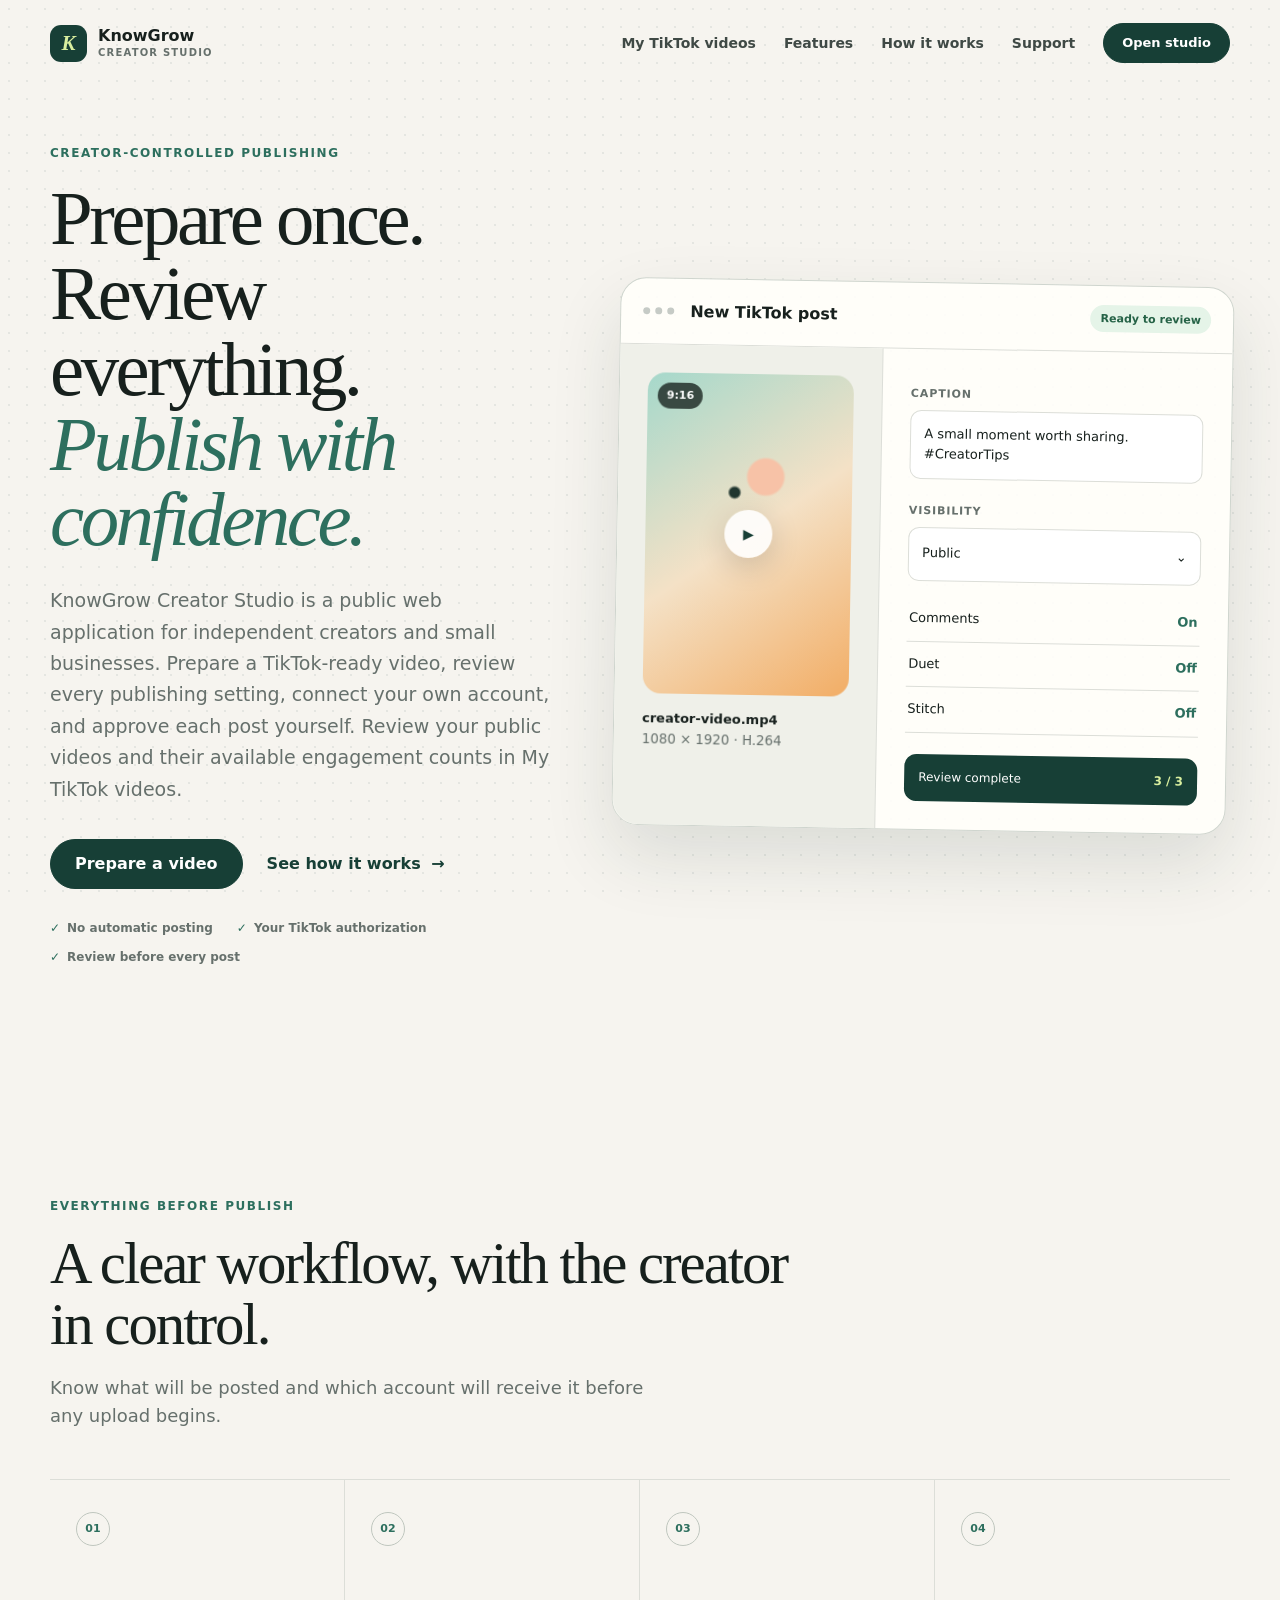
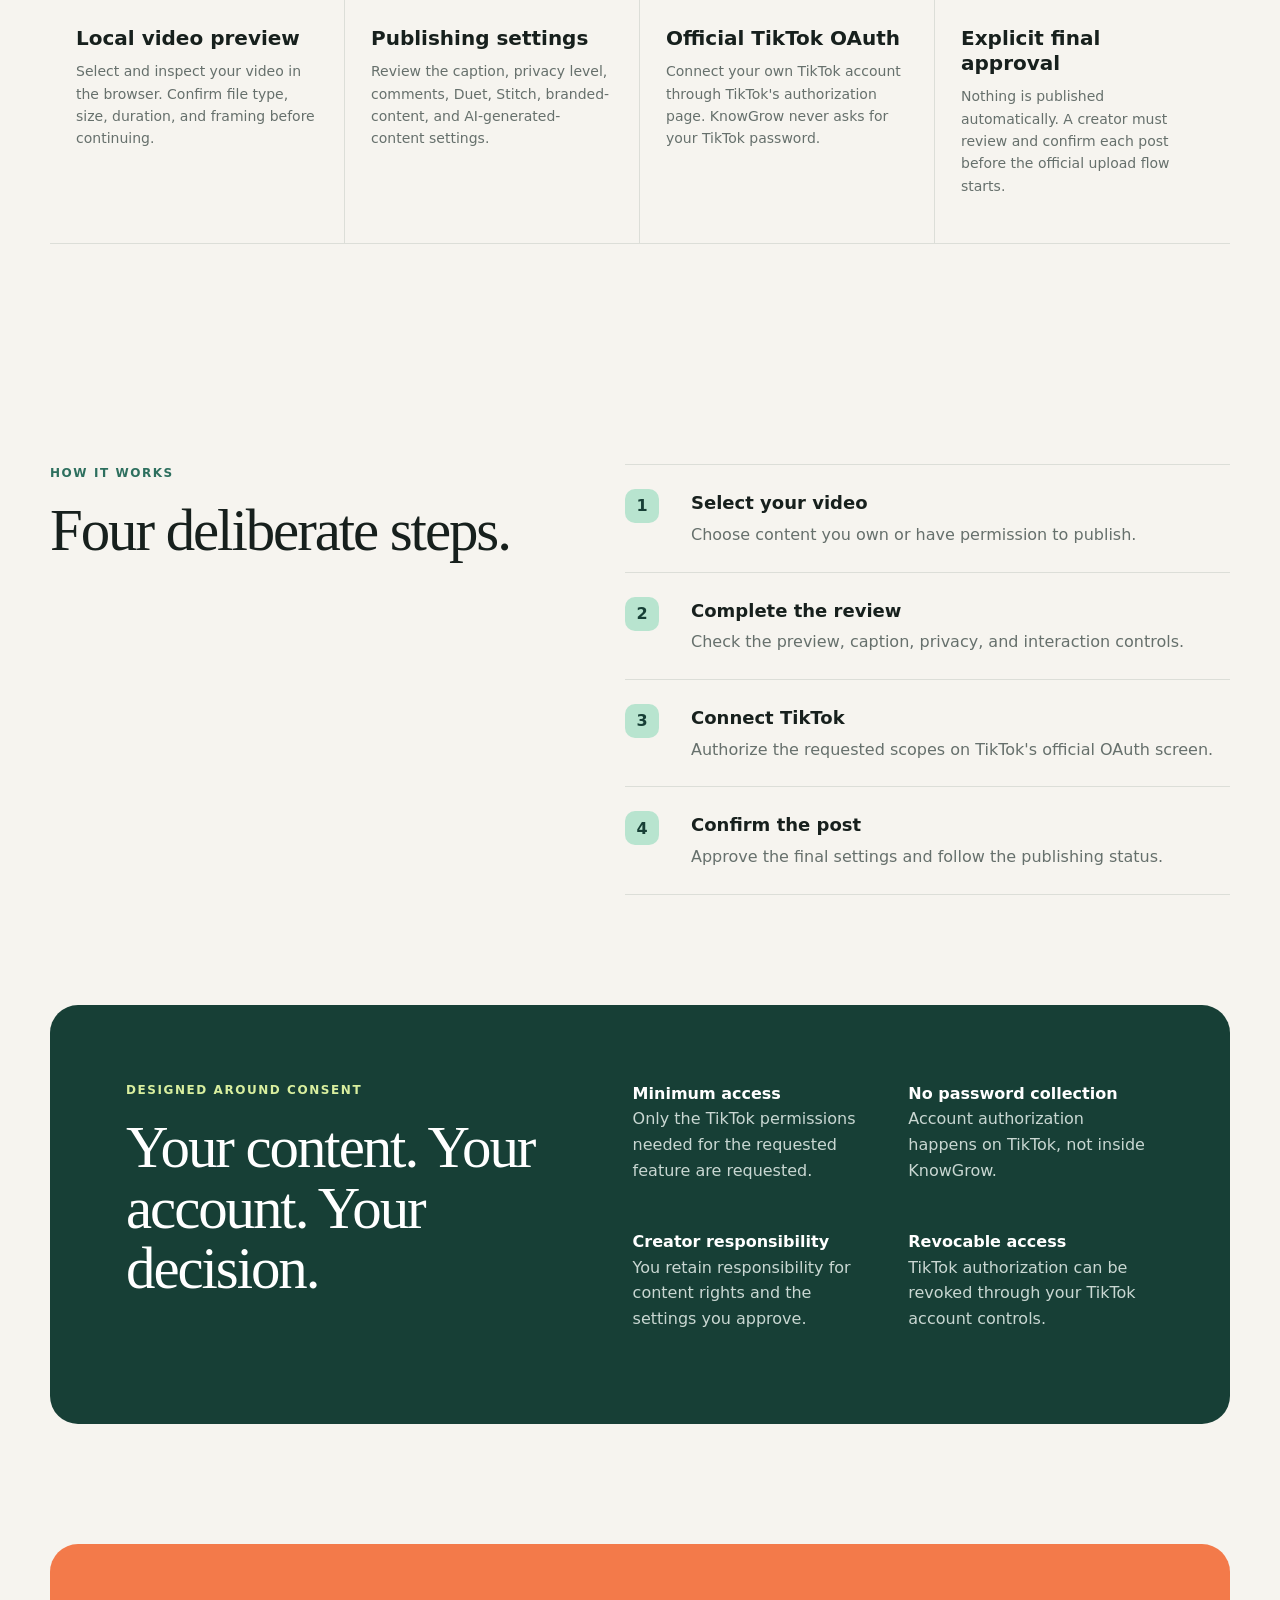
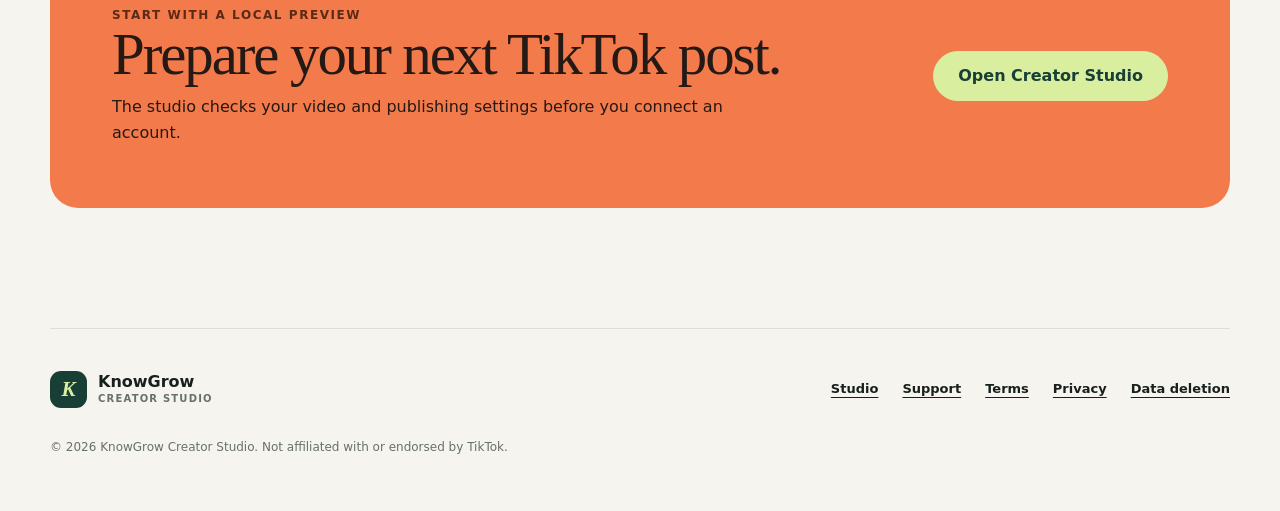
<file: index.html>
<!doctype html>
<html lang="en">
  <head>
    <meta charset="utf-8" />
    <meta name="viewport" content="width=device-width, initial-scale=1" />
    <title>KnowGrow Creator Studio</title>
    <meta
      name="description"
      content="KnowGrow Creator Studio helps independent creators and small businesses prepare, review, and publish videos to their own TikTok accounts with explicit approval."
    />
    <meta name="theme-color" content="#f6f4ef" />
    <link rel="icon" href="./favicon.svg" type="image/svg+xml" />
    <link rel="stylesheet" href="./styles.css" />
  </head>
  <body>
    <header class="site-header">
      <a class="brand" href="./" aria-label="KnowGrow Creator Studio home">
        <span class="brand-mark">K</span>
        <span>KnowGrow <small>Creator Studio</small></span>
      </a>
      <nav class="site-nav" aria-label="Main navigation"><a href="/videos/">My TikTok videos</a>
        <a href="#features">Features</a>
        <a href="#how-it-works">How it works</a>
        <a href="./support/">Support</a>
        <a class="button button-small" href="./app/">Open studio</a>
      </nav>
    </header>

    <main>
      <section class="hero">
        <div class="hero-copy">
          <p class="eyebrow">Creator-controlled publishing</p>
          <h1>Prepare once.<br />Review everything.<br /><em>Publish with confidence.</em></h1>
          <p class="lead">
            KnowGrow Creator Studio is a public web application for independent creators
            and small businesses. Prepare a TikTok-ready video, review every publishing
            setting, connect your own account, and approve each post yourself. Review your public videos and their available engagement counts in My TikTok videos.
          </p>
          <div class="hero-actions">
            <a class="button" href="./app/">Prepare a video</a>
            <a class="text-link" href="#how-it-works">See how it works <span>→</span></a>
          </div>
          <ul class="trust-list" aria-label="Product safeguards">
            <li>No automatic posting</li>
            <li>Your TikTok authorization</li>
            <li>Review before every post</li>
          </ul>
        </div>

        <div class="product-preview" aria-label="KnowGrow workspace preview">
          <div class="preview-header">
            <span class="preview-dots"><i></i><i></i><i></i></span>
            <strong>New TikTok post</strong>
            <span class="ready-pill">Ready to review</span>
          </div>
          <div class="preview-content">
            <div class="video-card">
              <span class="video-ratio">9:16</span>
              <div class="video-art">
                <span class="play-icon">▶</span>
              </div>
              <strong>creator-video.mp4</strong>
              <small>1080 × 1920 · H.264</small>
            </div>
            <div class="settings-card">
              <span class="field-label">Caption</span>
              <p>A small moment worth sharing. #CreatorTips</p>
              <span class="field-label">Visibility</span>
              <div class="select-preview">Public <span>⌄</span></div>
              <div class="setting-row"><span>Comments</span><b>On</b></div>
              <div class="setting-row"><span>Duet</span><b>Off</b></div>
              <div class="setting-row"><span>Stitch</span><b>Off</b></div>
              <div class="review-bar"><span>Review complete</span><strong>3 / 3</strong></div>
            </div>
          </div>
        </div>
      </section>

      <section class="section" id="features">
        <div class="section-heading">
          <p class="eyebrow">Everything before publish</p>
          <h2>A clear workflow, with the creator in control.</h2>
          <p>Know what will be posted and which account will receive it before any upload begins.</p>
        </div>
        <div class="feature-grid">
          <article class="feature-card">
            <span class="feature-number">01</span>
            <h3>Local video preview</h3>
            <p>Select and inspect your video in the browser. Confirm file type, size, duration, and framing before continuing.</p>
          </article>
          <article class="feature-card">
            <span class="feature-number">02</span>
            <h3>Publishing settings</h3>
            <p>Review the caption, privacy level, comments, Duet, Stitch, branded-content, and AI-generated-content settings.</p>
          </article>
          <article class="feature-card">
            <span class="feature-number">03</span>
            <h3>Official TikTok OAuth</h3>
            <p>Connect your own TikTok account through TikTok's authorization page. KnowGrow never asks for your TikTok password.</p>
          </article>
          <article class="feature-card">
            <span class="feature-number">04</span>
            <h3>Explicit final approval</h3>
            <p>Nothing is published automatically. A creator must review and confirm each post before the official upload flow starts.</p>
          </article>
        </div>
      </section>

      <section class="section process-section" id="how-it-works">
        <div class="section-heading compact">
          <p class="eyebrow">How it works</p>
          <h2>Four deliberate steps.</h2>
        </div>
        <ol class="process-list">
          <li><span>1</span><div><strong>Select your video</strong><p>Choose content you own or have permission to publish.</p></div></li>
          <li><span>2</span><div><strong>Complete the review</strong><p>Check the preview, caption, privacy, and interaction controls.</p></div></li>
          <li><span>3</span><div><strong>Connect TikTok</strong><p>Authorize the requested scopes on TikTok's official OAuth screen.</p></div></li>
          <li><span>4</span><div><strong>Confirm the post</strong><p>Approve the final settings and follow the publishing status.</p></div></li>
        </ol>
      </section>

      <section class="section safety-section" id="security">
        <div>
          <p class="eyebrow">Designed around consent</p>
          <h2>Your content. Your account. Your decision.</h2>
        </div>
        <div class="safety-grid">
          <p><strong>Minimum access</strong><br />Only the TikTok permissions needed for the requested feature are requested.</p>
          <p><strong>No password collection</strong><br />Account authorization happens on TikTok, not inside KnowGrow.</p>
          <p><strong>Creator responsibility</strong><br />You retain responsibility for content rights and the settings you approve.</p>
          <p><strong>Revocable access</strong><br />TikTok authorization can be revoked through your TikTok account controls.</p>
        </div>
      </section>

      <section class="cta-section">
        <div>
          <p class="eyebrow">Start with a local preview</p>
          <h2>Prepare your next TikTok post.</h2>
          <p>The studio checks your video and publishing settings before you connect an account.</p>
        </div>
        <a class="button button-light" href="./app/">Open Creator Studio</a>
      </section>
    </main>

    <footer class="site-footer">
      <div class="brand footer-brand"><span class="brand-mark">K</span><span>KnowGrow <small>Creator Studio</small></span></div>
      <div class="footer-links">
        <a href="./app/">Studio</a>
        <a href="./support/">Support</a>
        <a href="./terms/">Terms</a>
        <a href="./privacy/">Privacy</a>
        <a href="./data-deletion/">Data deletion</a>
      </div>
      <p>© 2026 KnowGrow Creator Studio. Not affiliated with or endorsed by TikTok.</p>
    </footer>
  </body>
</html>
</file>
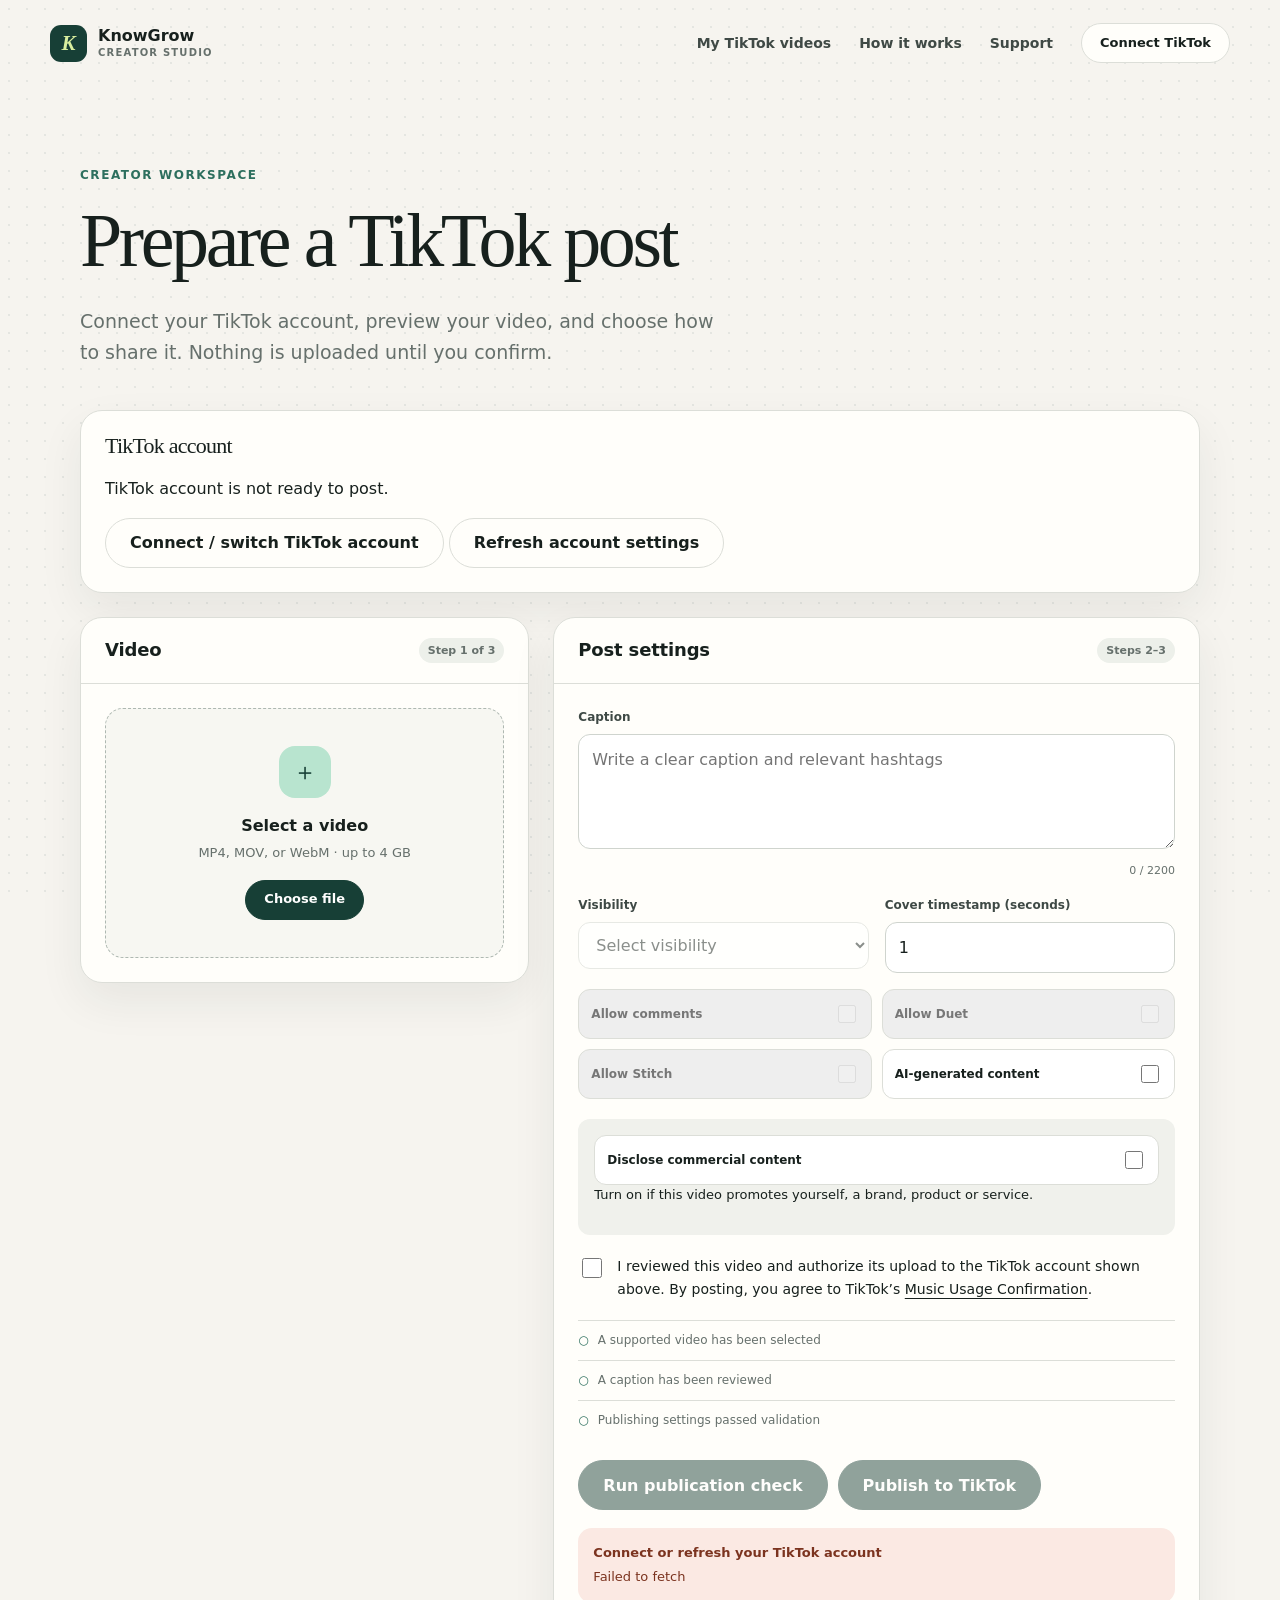
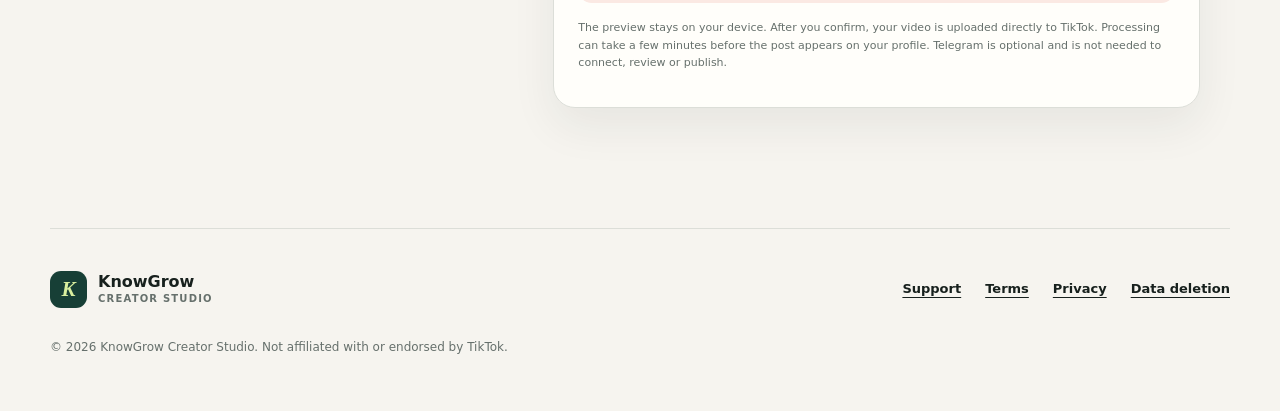
<file: app/index.html>
<!doctype html>
<html lang="en">
  <head>
    <meta charset="utf-8" />
    <meta name="viewport" content="width=device-width, initial-scale=1" />
    <title>KnowGrow Creator Studio</title>
    <meta name="description" content="Prepare, validate, and review a TikTok video before connecting your account and publishing." />
    <meta name="theme-color" content="#f6f4ef" />
    <link rel="icon" href="../favicon.svg" type="image/svg+xml" />
    <link rel="stylesheet" href="../styles.css" />
  </head>
  <body class="page-shell">
    <header class="site-header">
      <a class="brand" href="../"><span class="brand-mark">K</span><span>KnowGrow <small>Creator Studio</small></span></a>
      <nav class="site-nav" aria-label="Studio navigation"><a href="/videos/">My TikTok videos</a>
        <a href="../#how-it-works">How it works</a>
        <a href="../support/">Support</a>
        <a class="button button-small button-secondary" href="https://tiktok-content-api.onrender.com/tiktok/oauth/start" rel="external">Connect TikTok</a>
      </nav>
    </header>

    <main class="page page-wide">
      <p class="eyebrow">Creator workspace</p>
      <h1>Prepare a TikTok post</h1>
      <p class="lead">Connect your TikTok account, preview your video, and choose how to share it. Nothing is uploaded until you confirm.</p>
      <noscript><p class="noscript">JavaScript is required to preview and validate a local video.</p></noscript>

      <section class="panel account-panel" aria-labelledby="accountTitle"><div class="panel-body">
        <h2 id="accountTitle">TikTok account</h2><p id="creatorIdentity">Connect TikTok to load your account and available publishing settings.</p>
        <p id="creatorLimits"></p>
        <a class="button button-secondary" id="connectButton" href="https://tiktok-content-api.onrender.com/tiktok/oauth/start">Connect / switch TikTok account</a>
        <button class="button button-secondary" id="creatorButton" type="button">Refresh account settings</button>
      </div></section>
      <div class="studio-layout">
        <section class="panel" aria-labelledby="video-panel-title">
          <div class="panel-header">
            <h2 id="video-panel-title">Video</h2>
            <span class="step-pill">Step 1 of 3</span>
          </div>
          <div class="panel-body">
            <label class="drop-zone" id="dropZone" for="videoFile">
              <input id="videoFile" type="file" accept="video/mp4,video/quicktime,video/webm" />
              <span>
                <span class="upload-icon">＋</span>
                <strong>Select a video</strong>
                <p>MP4, MOV, or WebM · up to 4 GB</p>
                <span class="button button-small">Choose file</span>
              </span>
            </label>

            <div class="file-summary" id="fileSummary">
              <video class="video-preview" id="videoPreview" controls playsinline></video>
              <div class="file-meta">
                <div class="meta-item"><span>File</span><strong id="fileName">—</strong></div>
                <div class="meta-item"><span>Size</span><strong id="fileSize">—</strong></div>
                <div class="meta-item"><span>Duration</span><strong id="fileDuration">—</strong></div>
                <div class="meta-item"><span>Frame</span><strong id="fileFrame">—</strong></div>
              </div>
              <div class="action-stack">
                <button class="button button-small button-secondary" id="replaceVideo" type="button">Replace video</button>
              </div>
            </div>
          </div>
        </section>

        <section class="panel" aria-labelledby="settings-panel-title">
          <div class="panel-header">
            <h2 id="settings-panel-title">Post settings</h2>
            <span class="step-pill">Steps 2–3</span>
          </div>
          <div class="panel-body">
            <form id="postForm">
              <div class="form-grid">
                <label class="field field-full">
                  <span>Caption</span>
                  <textarea id="caption" maxlength="2200" required placeholder="Write a clear caption and relevant hashtags"></textarea>
                  <div class="character-count"><span id="captionCount">0</span> / 2200</div>
                </label>
                <label class="field">
                  <span>Visibility</span>
                  <select id="privacyLevel" required disabled><option value="">Select visibility</option></select>
                </label>
                <label class="field">
                  <span>Cover timestamp (seconds)</span>
                  <input id="coverTimestamp" type="number" min="0" step="0.1" value="1" />
                </label>

                <div class="toggle-grid">
                  <label class="toggle-card"><span>Allow comments</span><input id="allowComment" type="checkbox" /></label>
                  <label class="toggle-card"><span>Allow Duet</span><input id="allowDuet" type="checkbox" /></label>
                  <label class="toggle-card"><span>Allow Stitch</span><input id="allowStitch" type="checkbox" /></label>
                  <label class="toggle-card"><span>AI-generated content</span><input id="isAigc" type="checkbox" /></label>
                </div>
              </div>

              <div class="disclosure-panel">
                <label class="toggle-card"><span>Disclose commercial content</span><input id="commercial" type="checkbox" /></label>
                <p>Turn on if this video promotes yourself, a brand, product or service.</p>
                <div id="brandOptions" hidden>
                  <label class="toggle-card"><span>Your brand — your own business</span><input id="ownBrand" type="checkbox" /></label>
                  <label class="toggle-card"><span>Branded content — another brand or third party</span><input id="branded" type="checkbox" /></label>
                  <p id="brandHint" role="status"></p><p id="brandLabel" role="status"></p>
                </div>
              </div>
              <label class="toggle-card"><span>Send to TikTok Inbox to finish editing and posting in TikTok</span><input id="draftMode" type="checkbox" /></label>
              <p id="draftNotice" hidden>Only the video is uploaded. Choose the final caption, visibility and disclosure in TikTok. An Inbox delivery is not a published post.</p>
              <label class="consent-row"><input id="consent" type="checkbox" />
                <span>I reviewed this video and authorize its upload to the TikTok account shown above. <span id="policyDeclaration"></span></span>
              </label>
              <ul class="checklist" aria-label="Publication checklist">
                <li id="checkVideo">A supported video has been selected</li>
                <li id="checkCaption">A caption has been reviewed</li>
                <li id="checkValidation">Publishing settings passed validation</li>
              </ul>

              <div class="action-stack">
                <button class="button" id="validateButton" type="submit" disabled>Run publication check</button>
                <button class="button" id="publishButton" type="button" disabled>Publish to TikTok</button>
                <button class="button button-secondary" id="refreshStatus" type="button" hidden>Refresh posting status</button>
                <button class="button button-secondary" id="newPost" type="button" hidden>Prepare another post</button>
              </div>
              <div class="status-box" id="statusBox" role="status" aria-live="polite">
                <strong>Waiting for a video</strong>
                Select a video to begin the review.
              </div>
              <p class="privacy-note">The preview stays on your device. After you confirm, your video is uploaded directly to TikTok. Processing can take a few minutes before the post appears on your profile. Telegram is optional and is not needed to connect, review or publish.</p>
            </form>
          </div>
        </section>
      </div>
    </main>

    <footer class="site-footer">
      <div class="brand footer-brand"><span class="brand-mark">K</span><span>KnowGrow <small>Creator Studio</small></span></div>
      <div class="footer-links"><a href="../support/">Support</a><a href="../terms/">Terms</a><a href="../privacy/">Privacy</a><a href="../data-deletion/">Data deletion</a></div>
      <p>© 2026 KnowGrow Creator Studio. Not affiliated with or endorsed by TikTok.</p>
    </footer>
    <script src="./studio.js" defer></script>
  </body>
</html>
</file>
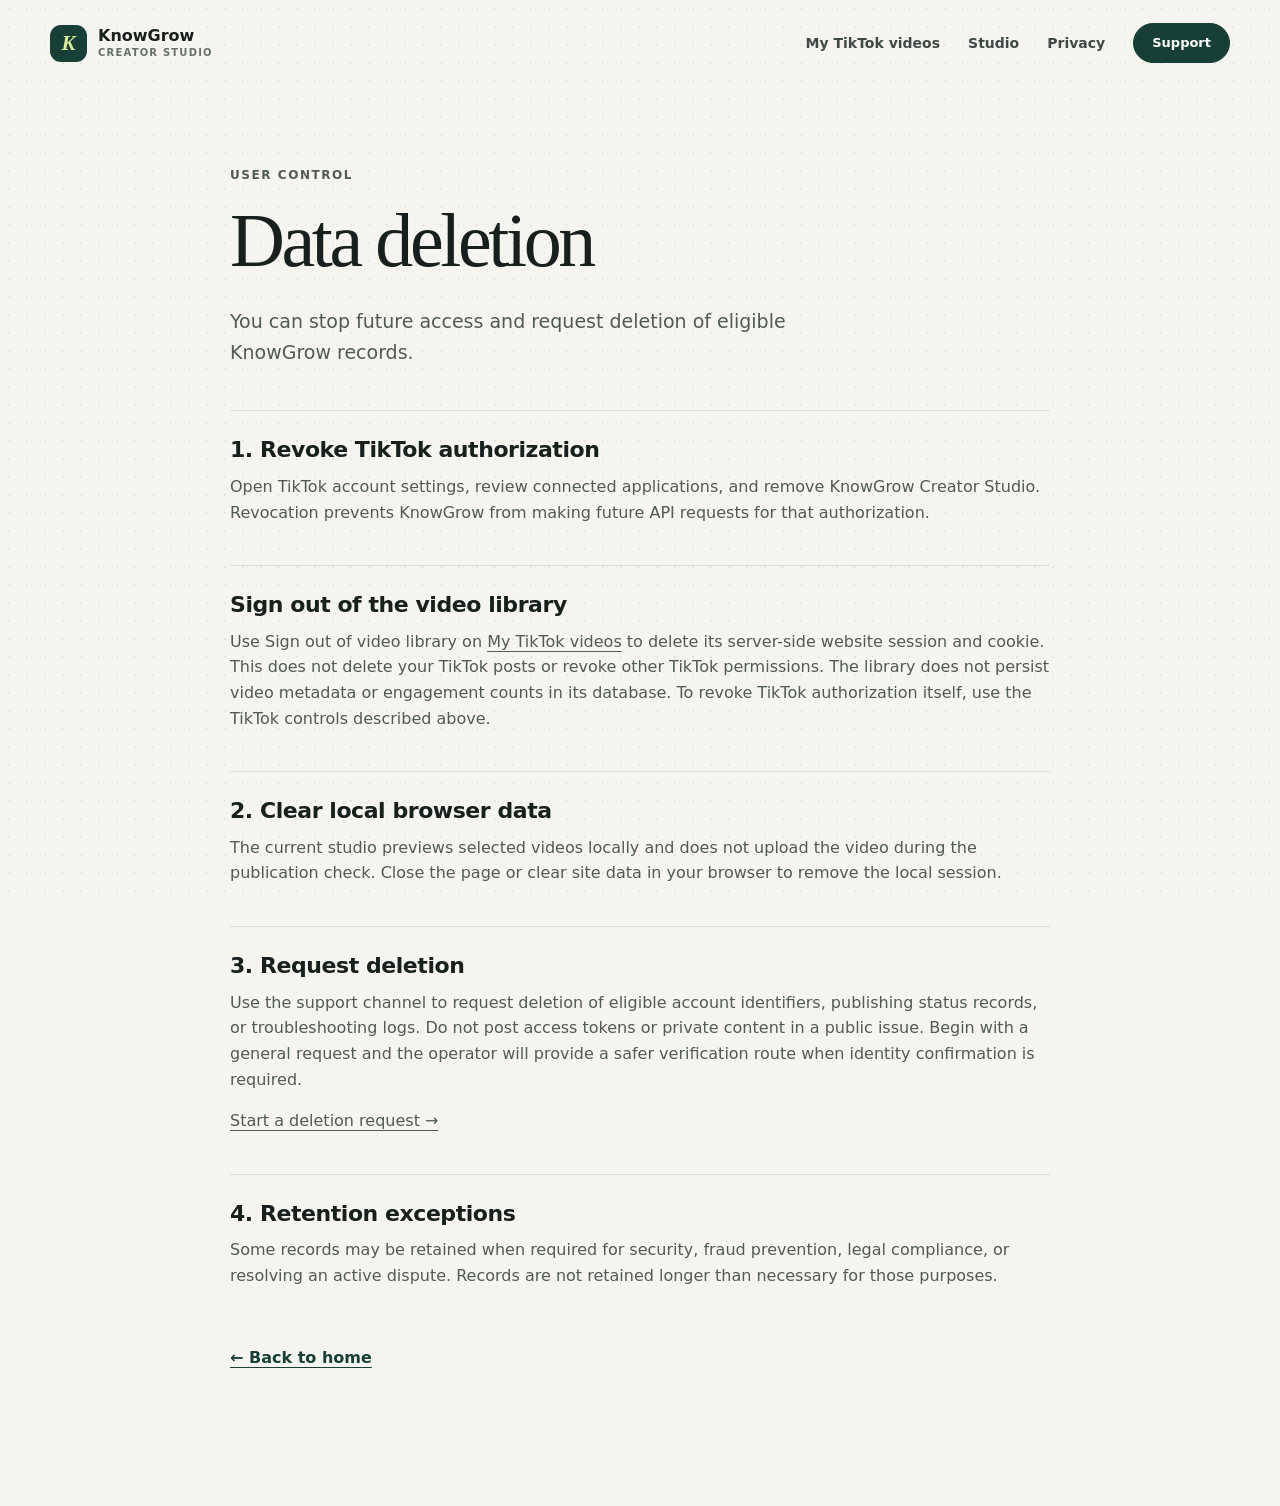
<file: data-deletion/index.html>
<!doctype html>
<html lang="en">
  <head>
    <meta charset="utf-8" />
    <meta name="viewport" content="width=device-width, initial-scale=1" />
    <title>KnowGrow Creator Studio</title>
    <meta name="description" content="Instructions for revoking TikTok authorization and requesting deletion of KnowGrow data." />
    <link rel="icon" href="../favicon.svg" type="image/svg+xml" />
    <link rel="stylesheet" href="../styles.css" />
  </head>
  <body class="page-shell">
    <header class="site-header">
      <a class="brand" href="../"><span class="brand-mark">K</span><span>KnowGrow <small>Creator Studio</small></span></a>
      <nav class="site-nav"><a href="/videos/">My TikTok videos</a><a href="../app/">Studio</a><a href="../privacy/">Privacy</a><a class="button button-small" href="../support/">Support</a></nav>
    </header>
    <main class="page legal">
      <p class="eyebrow">User control</p>
      <h1>Data deletion</h1>
      <p class="lead">You can stop future access and request deletion of eligible KnowGrow records.</p>
      <section><h2>1. Revoke TikTok authorization</h2><p>Open TikTok account settings, review connected applications, and remove KnowGrow Creator Studio. Revocation prevents KnowGrow from making future API requests for that authorization.</p></section>
      <section><h2>Sign out of the video library</h2><p>Use Sign out of video library on <a href="../videos/">My TikTok videos</a> to delete its server-side website session and cookie. This does not delete your TikTok posts or revoke other TikTok permissions. The library does not persist video metadata or engagement counts in its database. To revoke TikTok authorization itself, use the TikTok controls described above.</p></section>
      <section><h2>2. Clear local browser data</h2><p>The current studio previews selected videos locally and does not upload the video during the publication check. Close the page or clear site data in your browser to remove the local session.</p></section>
      <section><h2>3. Request deletion</h2><p>Use the support channel to request deletion of eligible account identifiers, publishing status records, or troubleshooting logs. Do not post access tokens or private content in a public issue. Begin with a general request and the operator will provide a safer verification route when identity confirmation is required.</p><p><a href="https://github.com/Huangchengde/tiktok-publisher-legal/issues/new?title=Data%20deletion%20request" rel="external">Start a deletion request →</a></p></section>
      <section><h2>4. Retention exceptions</h2><p>Some records may be retained when required for security, fraud prevention, legal compliance, or resolving an active dispute. Records are not retained longer than necessary for those purposes.</p></section>
      <p class="back"><a href="../">← Back to home</a></p>
    </main>
  </body>
</html>
</file>
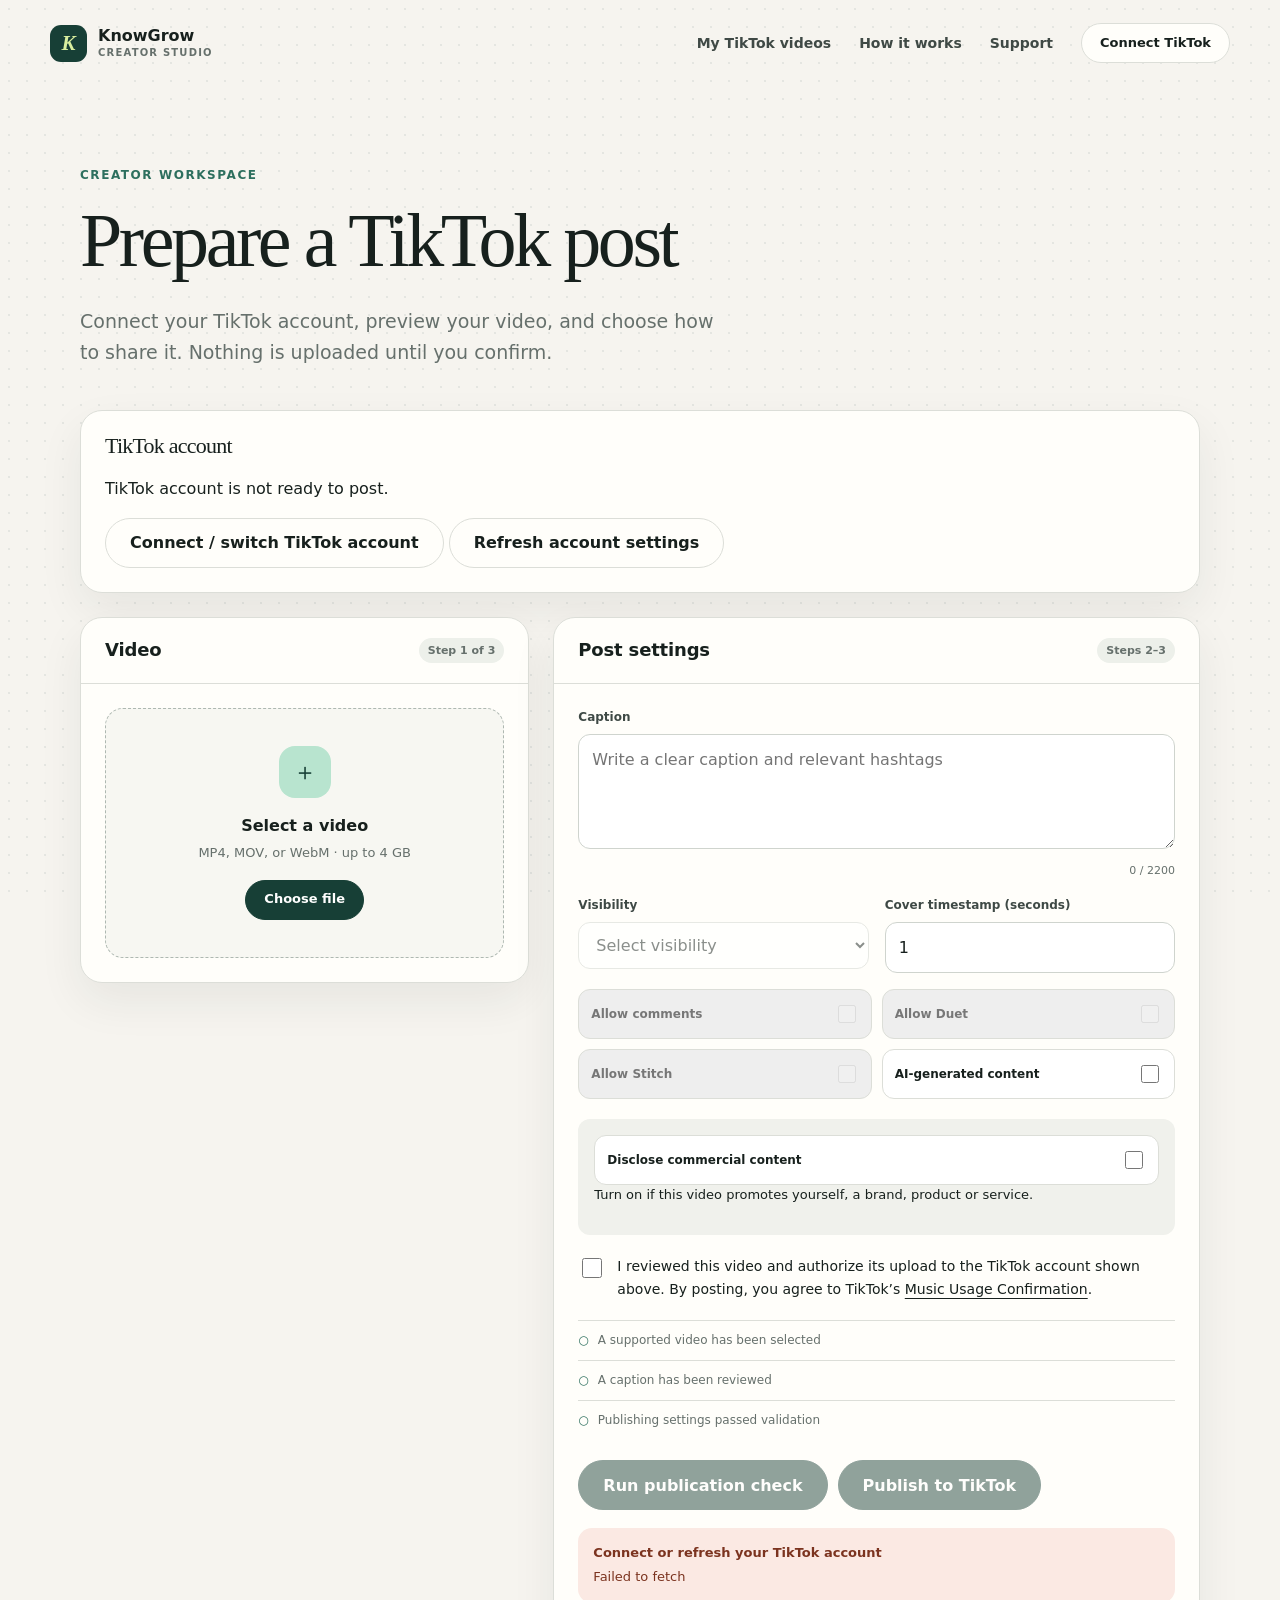
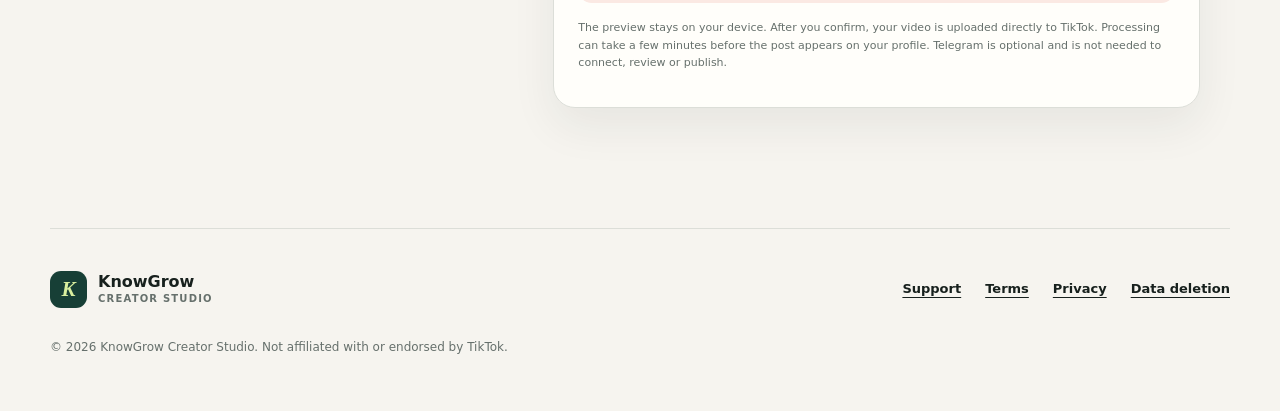
<file: demo/index.html>
<!doctype html>
<html lang="en">
  <head>
    <meta charset="utf-8" />
    <meta name="viewport" content="width=device-width, initial-scale=1" />
    <meta http-equiv="refresh" content="0; url=../app/" />
    <title>KnowGrow Creator Studio</title>
    <link rel="canonical" href="../app/" />
    <link rel="icon" href="../favicon.svg" type="image/svg+xml" />
    <link rel="stylesheet" href="../styles.css" />
  </head>
  <body>
    <main class="page">
      <p class="eyebrow">KnowGrow Creator Studio</p>
      <h1>The workspace has moved.</h1>
      <p class="lead">Continue to the live Creator Studio to prepare and validate a video.</p>
      <p><a class="button" href="../app/">Open Creator Studio</a></p>
    </main>
  </body>
</html>
</file>
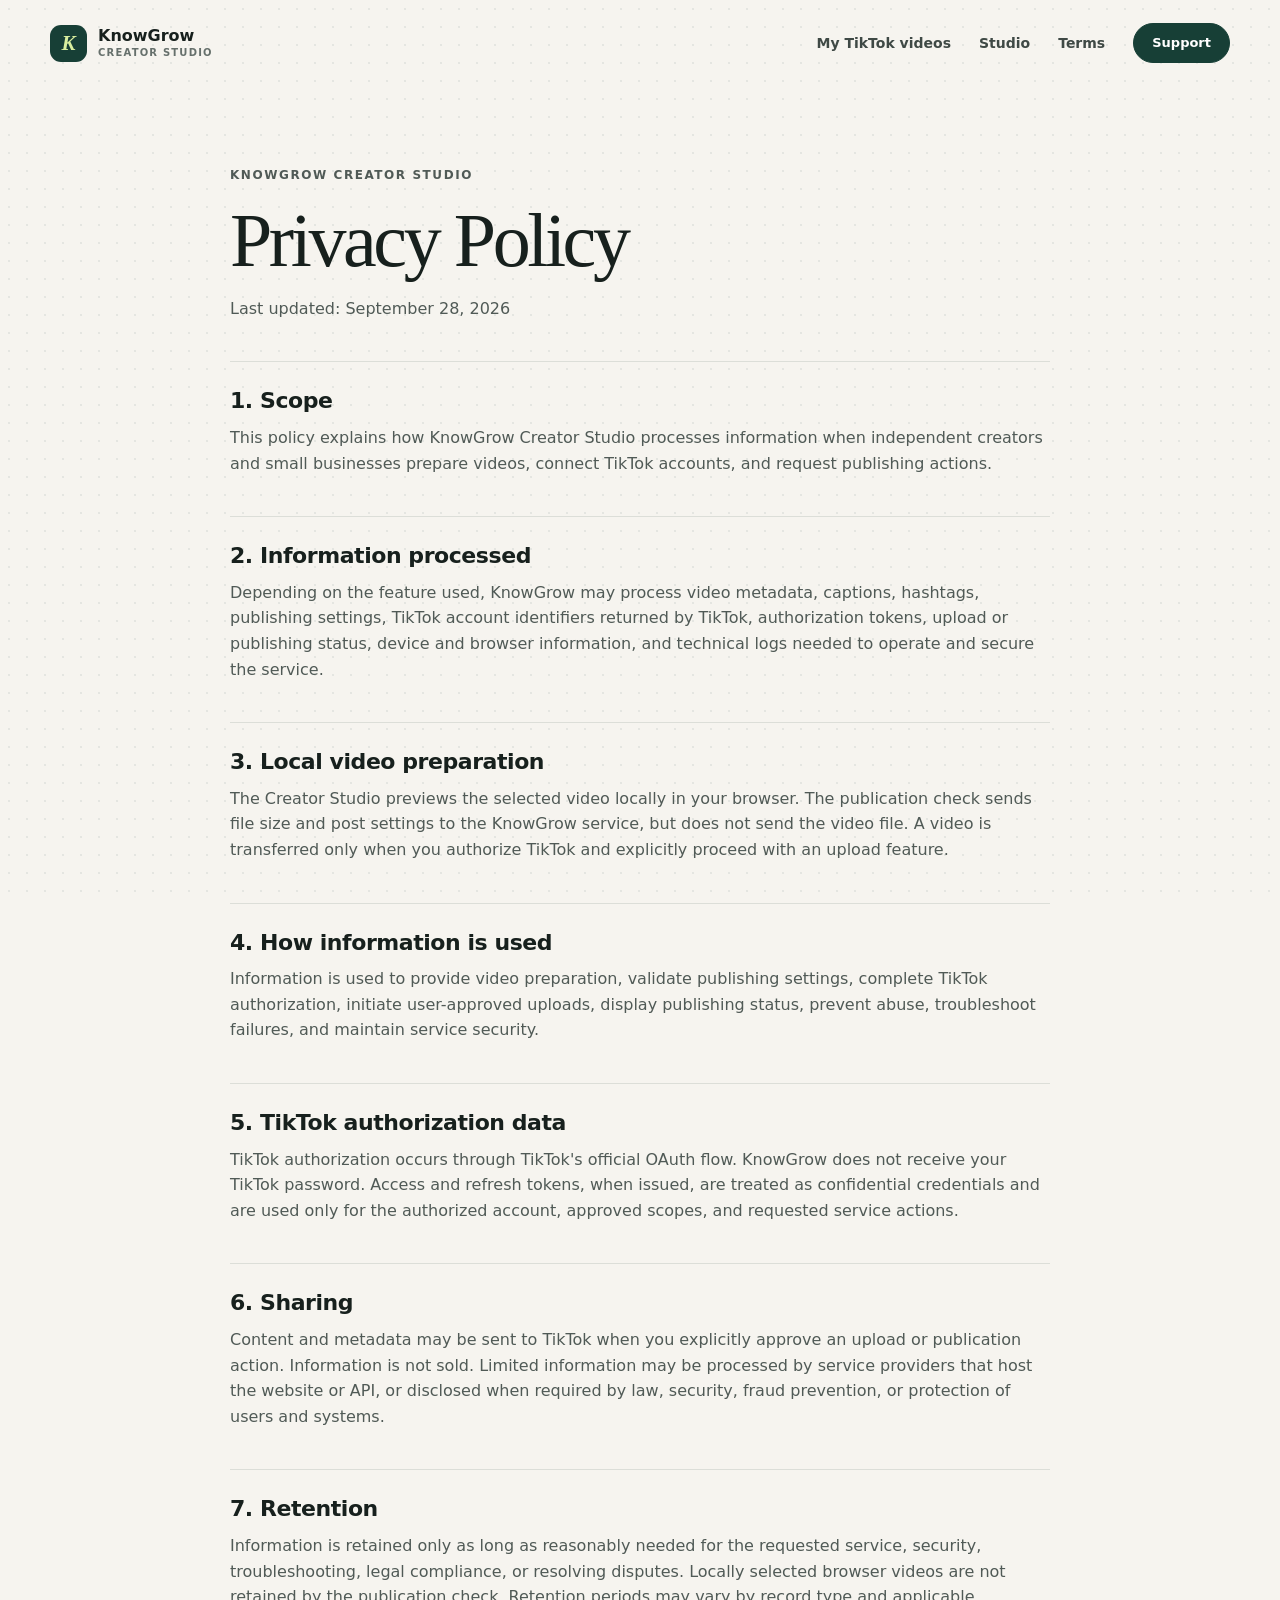
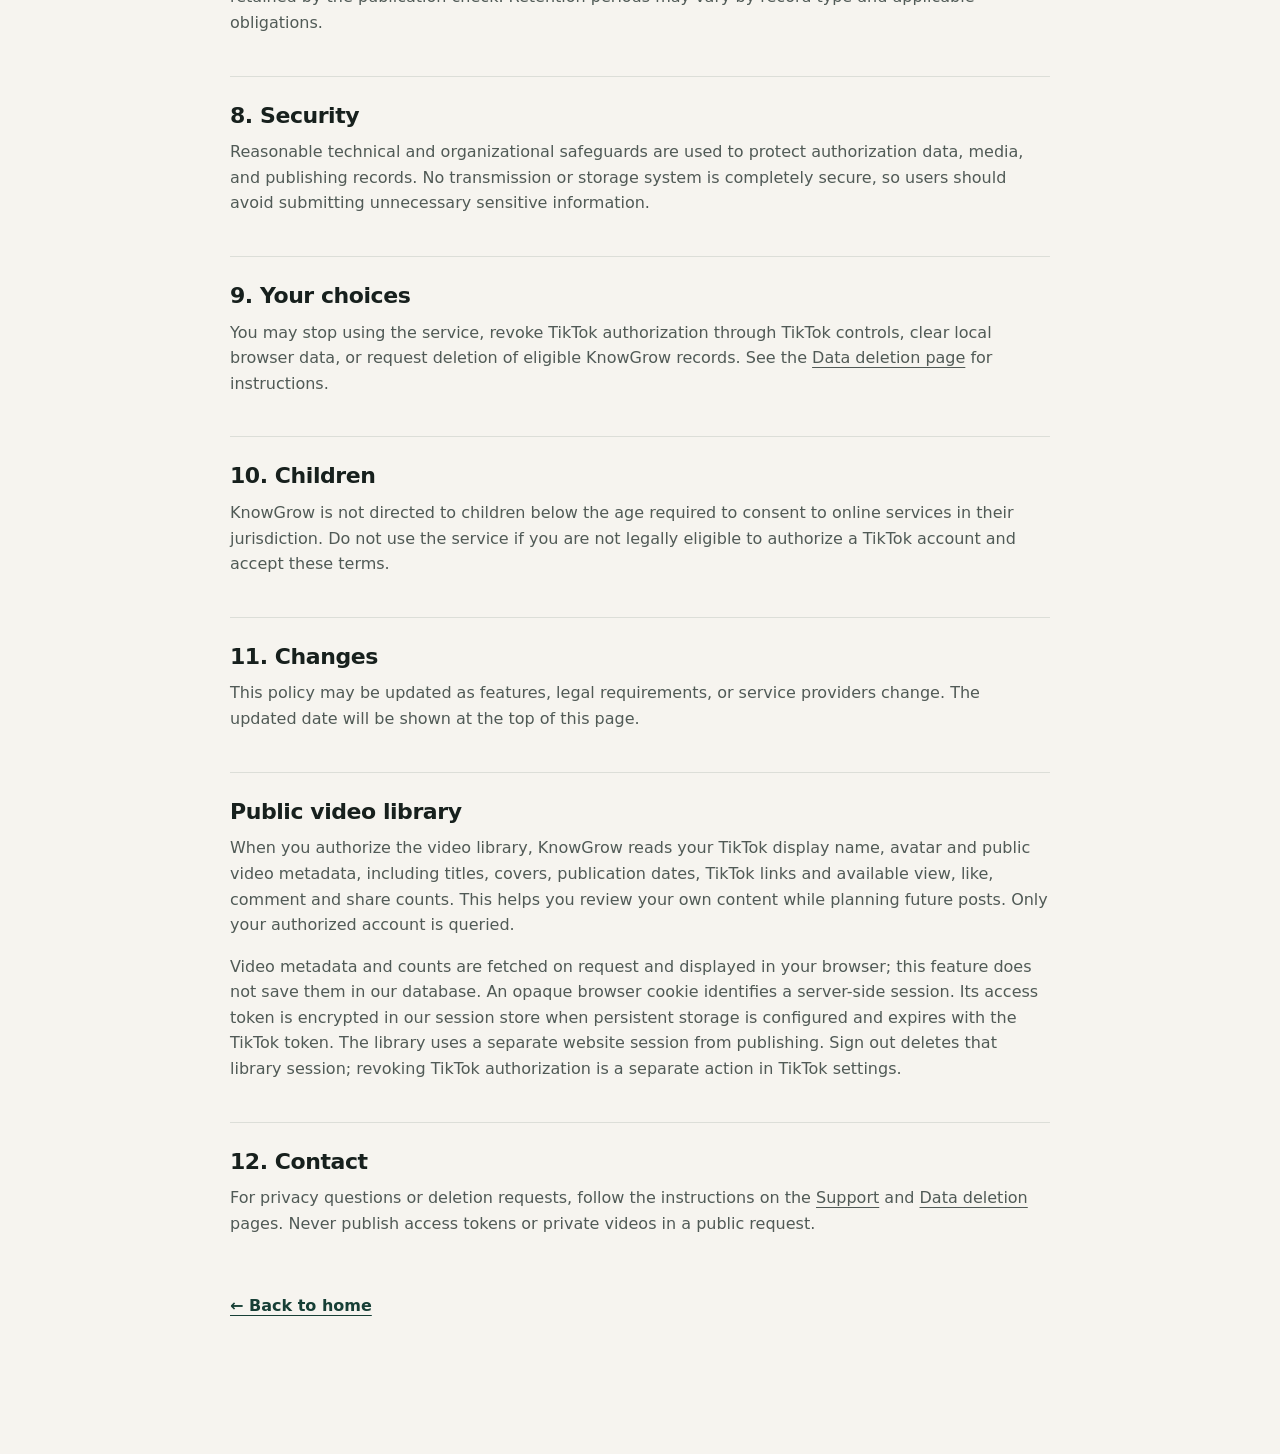
<file: privacy/index.html>
<!doctype html>
<html lang="en">
  <head>
    <meta charset="utf-8" />
    <meta name="viewport" content="width=device-width, initial-scale=1" />
    <title>KnowGrow Creator Studio</title>
    <meta name="description" content="Privacy Policy explaining how KnowGrow Creator Studio processes creator content, publishing settings, and TikTok authorization data." />
    <link rel="icon" href="../favicon.svg" type="image/svg+xml" />
    <link rel="stylesheet" href="../styles.css" />
  </head>
  <body class="page-shell">
    <header class="site-header">
      <a class="brand" href="../"><span class="brand-mark">K</span><span>KnowGrow <small>Creator Studio</small></span></a>
      <nav class="site-nav"><a href="/videos/">My TikTok videos</a><a href="../app/">Studio</a><a href="../terms/">Terms</a><a class="button button-small" href="../support/">Support</a></nav>
    </header>
    <main class="page legal">
      <p class="eyebrow">KnowGrow Creator Studio</p>
      <h1>Privacy Policy</h1>
      <p class="updated">Last updated: September 28, 2026</p>

      <section><h2>1. Scope</h2><p>This policy explains how KnowGrow Creator Studio processes information when independent creators and small businesses prepare videos, connect TikTok accounts, and request publishing actions.</p></section>
      <section><h2>2. Information processed</h2><p>Depending on the feature used, KnowGrow may process video metadata, captions, hashtags, publishing settings, TikTok account identifiers returned by TikTok, authorization tokens, upload or publishing status, device and browser information, and technical logs needed to operate and secure the service.</p></section>
      <section><h2>3. Local video preparation</h2><p>The Creator Studio previews the selected video locally in your browser. The publication check sends file size and post settings to the KnowGrow service, but does not send the video file. A video is transferred only when you authorize TikTok and explicitly proceed with an upload feature.</p></section>
      <section><h2>4. How information is used</h2><p>Information is used to provide video preparation, validate publishing settings, complete TikTok authorization, initiate user-approved uploads, display publishing status, prevent abuse, troubleshoot failures, and maintain service security.</p></section>
      <section><h2>5. TikTok authorization data</h2><p>TikTok authorization occurs through TikTok's official OAuth flow. KnowGrow does not receive your TikTok password. Access and refresh tokens, when issued, are treated as confidential credentials and are used only for the authorized account, approved scopes, and requested service actions.</p></section>
      <section><h2>6. Sharing</h2><p>Content and metadata may be sent to TikTok when you explicitly approve an upload or publication action. Information is not sold. Limited information may be processed by service providers that host the website or API, or disclosed when required by law, security, fraud prevention, or protection of users and systems.</p></section>
      <section><h2>7. Retention</h2><p>Information is retained only as long as reasonably needed for the requested service, security, troubleshooting, legal compliance, or resolving disputes. Locally selected browser videos are not retained by the publication check. Retention periods may vary by record type and applicable obligations.</p></section>
      <section><h2>8. Security</h2><p>Reasonable technical and organizational safeguards are used to protect authorization data, media, and publishing records. No transmission or storage system is completely secure, so users should avoid submitting unnecessary sensitive information.</p></section>
      <section><h2>9. Your choices</h2><p>You may stop using the service, revoke TikTok authorization through TikTok controls, clear local browser data, or request deletion of eligible KnowGrow records. See the <a href="../data-deletion/">Data deletion page</a> for instructions.</p></section>
      <section><h2>10. Children</h2><p>KnowGrow is not directed to children below the age required to consent to online services in their jurisdiction. Do not use the service if you are not legally eligible to authorize a TikTok account and accept these terms.</p></section>
      <section><h2>11. Changes</h2><p>This policy may be updated as features, legal requirements, or service providers change. The updated date will be shown at the top of this page.</p></section>
      <section><h2>Public video library</h2><p>When you authorize the video library, KnowGrow reads your TikTok display name, avatar and public video metadata, including titles, covers, publication dates, TikTok links and available view, like, comment and share counts. This helps you review your own content while planning future posts. Only your authorized account is queried.</p><p>Video metadata and counts are fetched on request and displayed in your browser; this feature does not save them in our database. An opaque browser cookie identifies a server-side session. Its access token is encrypted in our session store when persistent storage is configured and expires with the TikTok token. The library uses a separate website session from publishing. Sign out deletes that library session; revoking TikTok authorization is a separate action in TikTok settings.</p></section>
      <section><h2>12. Contact</h2><p>For privacy questions or deletion requests, follow the instructions on the <a href="../support/">Support</a> and <a href="../data-deletion/">Data deletion</a> pages. Never publish access tokens or private videos in a public request.</p></section>
      <p class="back"><a href="../">← Back to home</a></p>
    </main>
  </body>
</html>
</file>
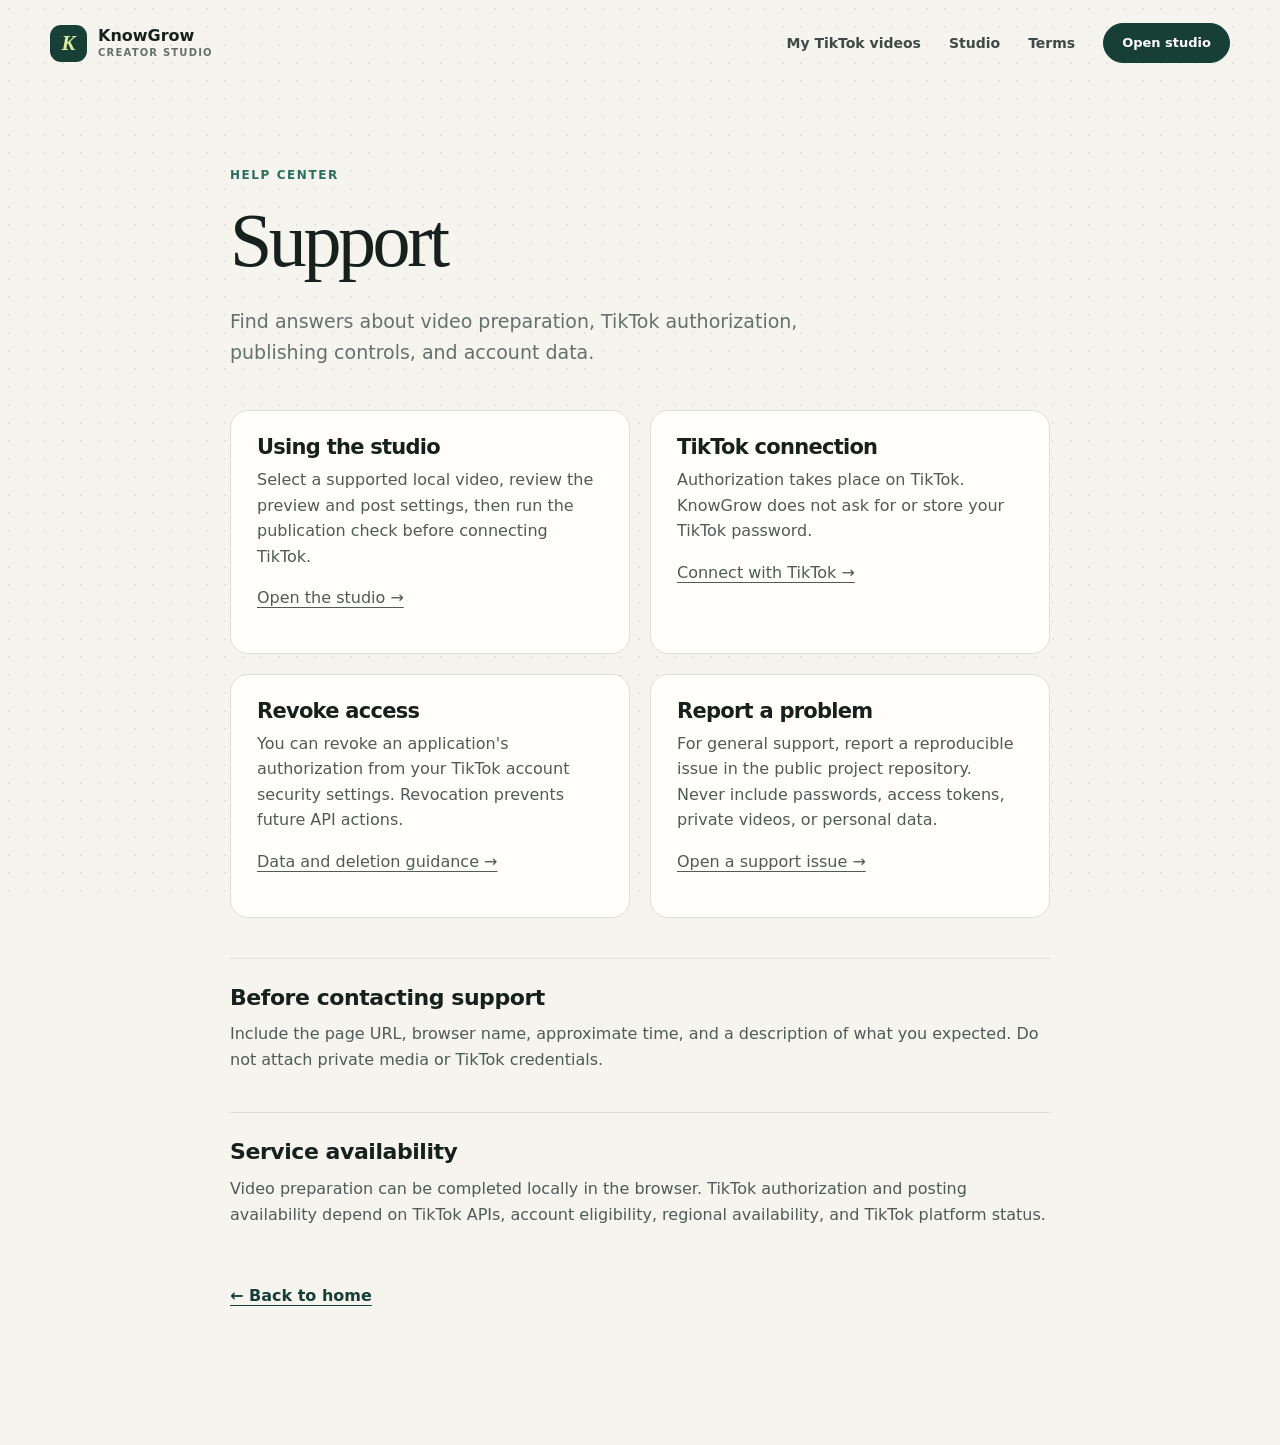
<file: support/index.html>
<!doctype html>
<html lang="en">
  <head>
    <meta charset="utf-8" />
    <meta name="viewport" content="width=device-width, initial-scale=1" />
    <title>KnowGrow Creator Studio</title>
    <meta name="description" content="Help, account authorization guidance, and support resources for KnowGrow Creator Studio." />
    <link rel="icon" href="../favicon.svg" type="image/svg+xml" />
    <link rel="stylesheet" href="../styles.css" />
  </head>
  <body class="page-shell">
    <header class="site-header">
      <a class="brand" href="../"><span class="brand-mark">K</span><span>KnowGrow <small>Creator Studio</small></span></a>
      <nav class="site-nav"><a href="/videos/">My TikTok videos</a><a href="../app/">Studio</a><a href="../terms/">Terms</a><a class="button button-small" href="../app/">Open studio</a></nav>
    </header>
    <main class="page">
      <p class="eyebrow">Help center</p>
      <h1>Support</h1>
      <p class="lead">Find answers about video preparation, TikTok authorization, publishing controls, and account data.</p>
      <div class="support-grid">
        <article class="support-card"><h2>Using the studio</h2><p>Select a supported local video, review the preview and post settings, then run the publication check before connecting TikTok.</p><p><a href="../app/">Open the studio →</a></p></article>
        <article class="support-card"><h2>TikTok connection</h2><p>Authorization takes place on TikTok. KnowGrow does not ask for or store your TikTok password.</p><p><a href="https://tiktok-content-api.onrender.com/tiktok/oauth/start">Connect with TikTok →</a></p></article>
        <article class="support-card"><h2>Revoke access</h2><p>You can revoke an application's authorization from your TikTok account security settings. Revocation prevents future API actions.</p><p><a href="../data-deletion/">Data and deletion guidance →</a></p></article>
        <article class="support-card"><h2>Report a problem</h2><p>For general support, report a reproducible issue in the public project repository. Never include passwords, access tokens, private videos, or personal data.</p><p><a href="https://github.com/Huangchengde/tiktok-publisher-legal/issues/new" rel="external">Open a support issue →</a></p></article>
      </div>
      <section class="legal">
        <section><h2>Before contacting support</h2><p>Include the page URL, browser name, approximate time, and a description of what you expected. Do not attach private media or TikTok credentials.</p></section>
        <section><h2>Service availability</h2><p>Video preparation can be completed locally in the browser. TikTok authorization and posting availability depend on TikTok APIs, account eligibility, regional availability, and TikTok platform status.</p></section>
      </section>
      <p class="back"><a href="../">← Back to home</a></p>
    </main>
  </body>
</html>
</file>
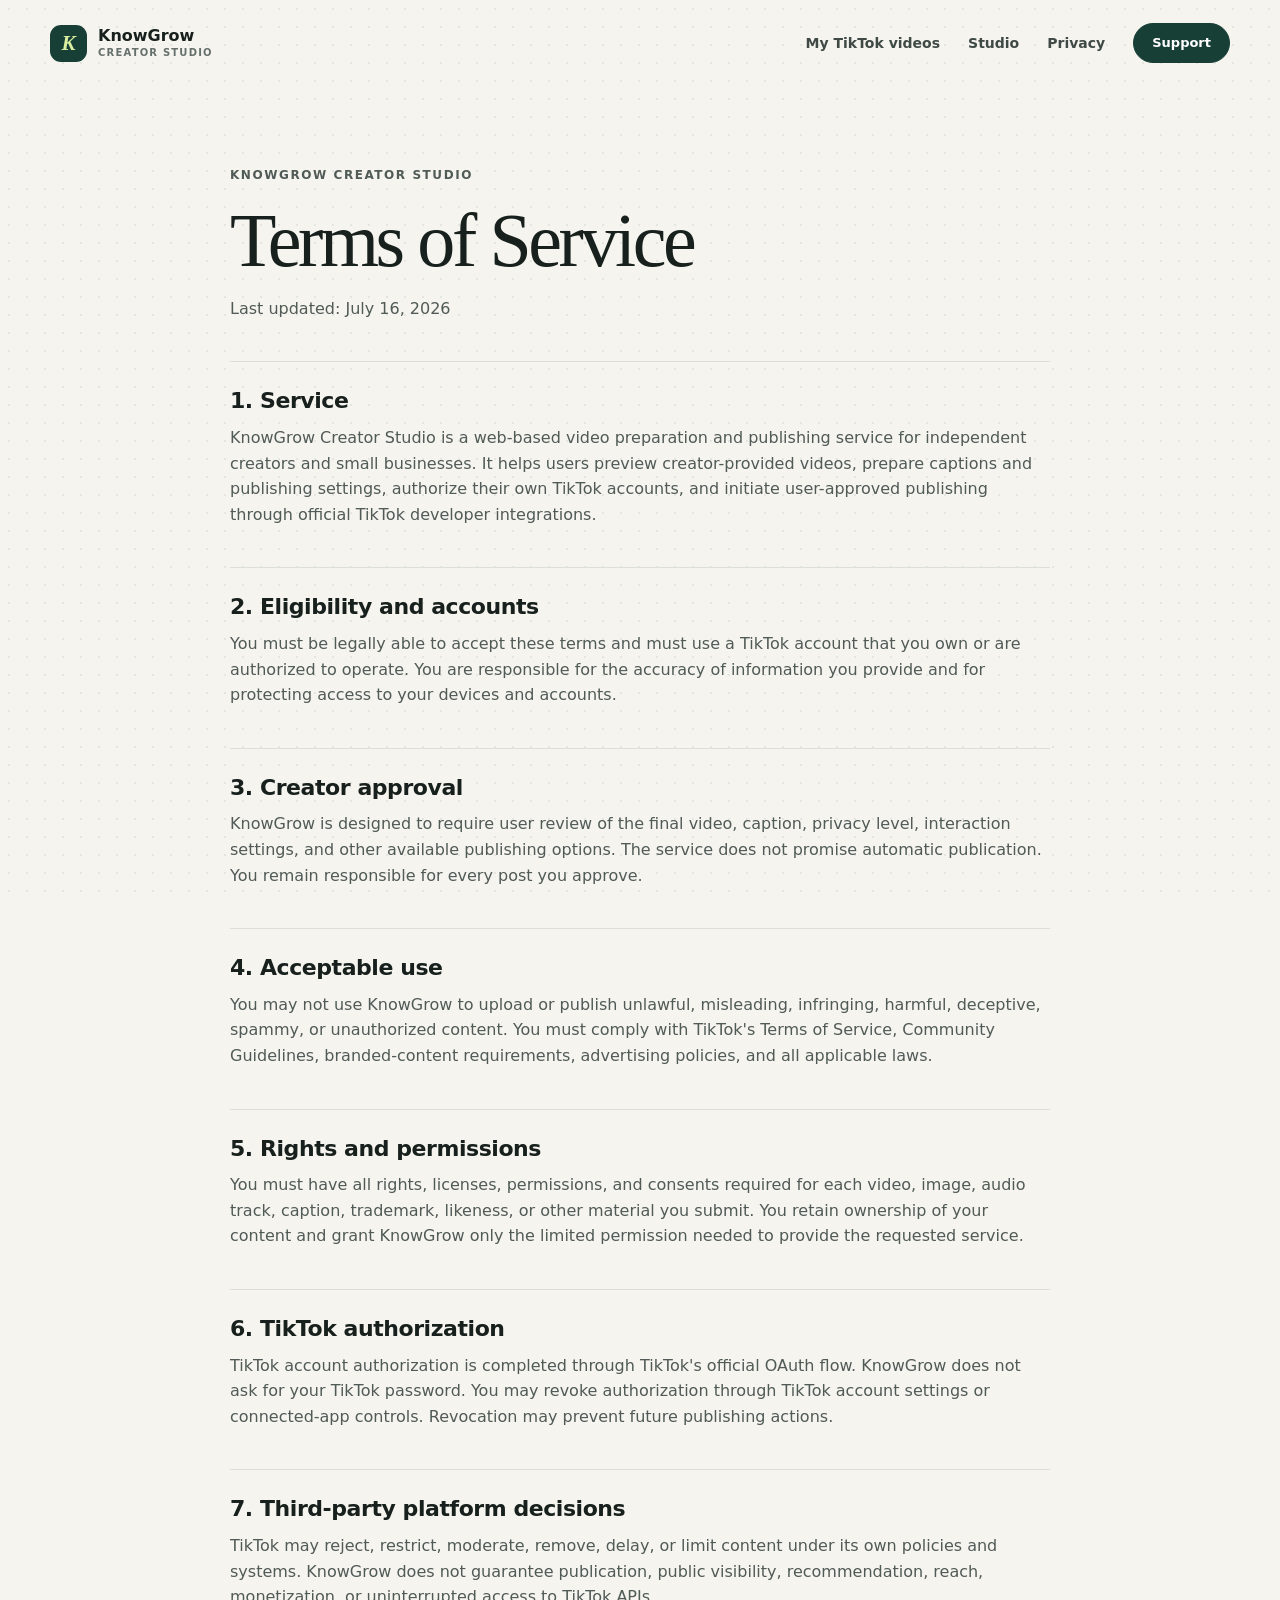
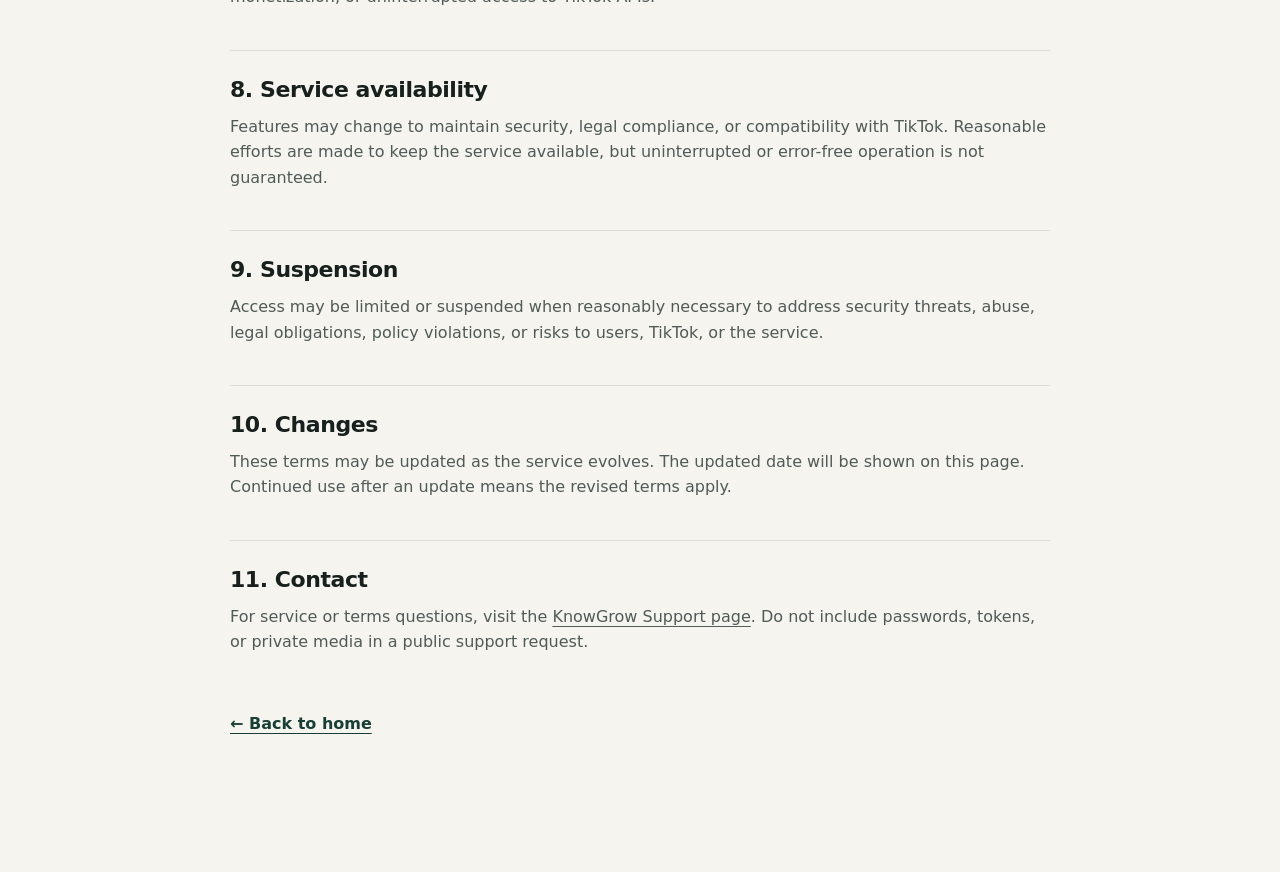
<file: terms/index.html>
<!doctype html>
<html lang="en">
  <head>
    <meta charset="utf-8" />
    <meta name="viewport" content="width=device-width, initial-scale=1" />
    <title>KnowGrow Creator Studio</title>
    <meta name="description" content="Terms of Service for KnowGrow Creator Studio, a creator-controlled video preparation and TikTok publishing service." />
    <link rel="icon" href="../favicon.svg" type="image/svg+xml" />
    <link rel="stylesheet" href="../styles.css" />
  </head>
  <body class="page-shell">
    <header class="site-header">
      <a class="brand" href="../"><span class="brand-mark">K</span><span>KnowGrow <small>Creator Studio</small></span></a>
      <nav class="site-nav"><a href="/videos/">My TikTok videos</a><a href="../app/">Studio</a><a href="../privacy/">Privacy</a><a class="button button-small" href="../support/">Support</a></nav>
    </header>
    <main class="page legal">
      <p class="eyebrow">KnowGrow Creator Studio</p>
      <h1>Terms of Service</h1>
      <p class="updated">Last updated: July 16, 2026</p>

      <section><h2>1. Service</h2><p>KnowGrow Creator Studio is a web-based video preparation and publishing service for independent creators and small businesses. It helps users preview creator-provided videos, prepare captions and publishing settings, authorize their own TikTok accounts, and initiate user-approved publishing through official TikTok developer integrations.</p></section>
      <section><h2>2. Eligibility and accounts</h2><p>You must be legally able to accept these terms and must use a TikTok account that you own or are authorized to operate. You are responsible for the accuracy of information you provide and for protecting access to your devices and accounts.</p></section>
      <section><h2>3. Creator approval</h2><p>KnowGrow is designed to require user review of the final video, caption, privacy level, interaction settings, and other available publishing options. The service does not promise automatic publication. You remain responsible for every post you approve.</p></section>
      <section><h2>4. Acceptable use</h2><p>You may not use KnowGrow to upload or publish unlawful, misleading, infringing, harmful, deceptive, spammy, or unauthorized content. You must comply with TikTok's Terms of Service, Community Guidelines, branded-content requirements, advertising policies, and all applicable laws.</p></section>
      <section><h2>5. Rights and permissions</h2><p>You must have all rights, licenses, permissions, and consents required for each video, image, audio track, caption, trademark, likeness, or other material you submit. You retain ownership of your content and grant KnowGrow only the limited permission needed to provide the requested service.</p></section>
      <section><h2>6. TikTok authorization</h2><p>TikTok account authorization is completed through TikTok's official OAuth flow. KnowGrow does not ask for your TikTok password. You may revoke authorization through TikTok account settings or connected-app controls. Revocation may prevent future publishing actions.</p></section>
      <section><h2>7. Third-party platform decisions</h2><p>TikTok may reject, restrict, moderate, remove, delay, or limit content under its own policies and systems. KnowGrow does not guarantee publication, public visibility, recommendation, reach, monetization, or uninterrupted access to TikTok APIs.</p></section>
      <section><h2>8. Service availability</h2><p>Features may change to maintain security, legal compliance, or compatibility with TikTok. Reasonable efforts are made to keep the service available, but uninterrupted or error-free operation is not guaranteed.</p></section>
      <section><h2>9. Suspension</h2><p>Access may be limited or suspended when reasonably necessary to address security threats, abuse, legal obligations, policy violations, or risks to users, TikTok, or the service.</p></section>
      <section><h2>10. Changes</h2><p>These terms may be updated as the service evolves. The updated date will be shown on this page. Continued use after an update means the revised terms apply.</p></section>
      <section><h2>11. Contact</h2><p>For service or terms questions, visit the <a href="../support/">KnowGrow Support page</a>. Do not include passwords, tokens, or private media in a public support request.</p></section>
      <p class="back"><a href="../">← Back to home</a></p>
    </main>
  </body>
</html>
</file>
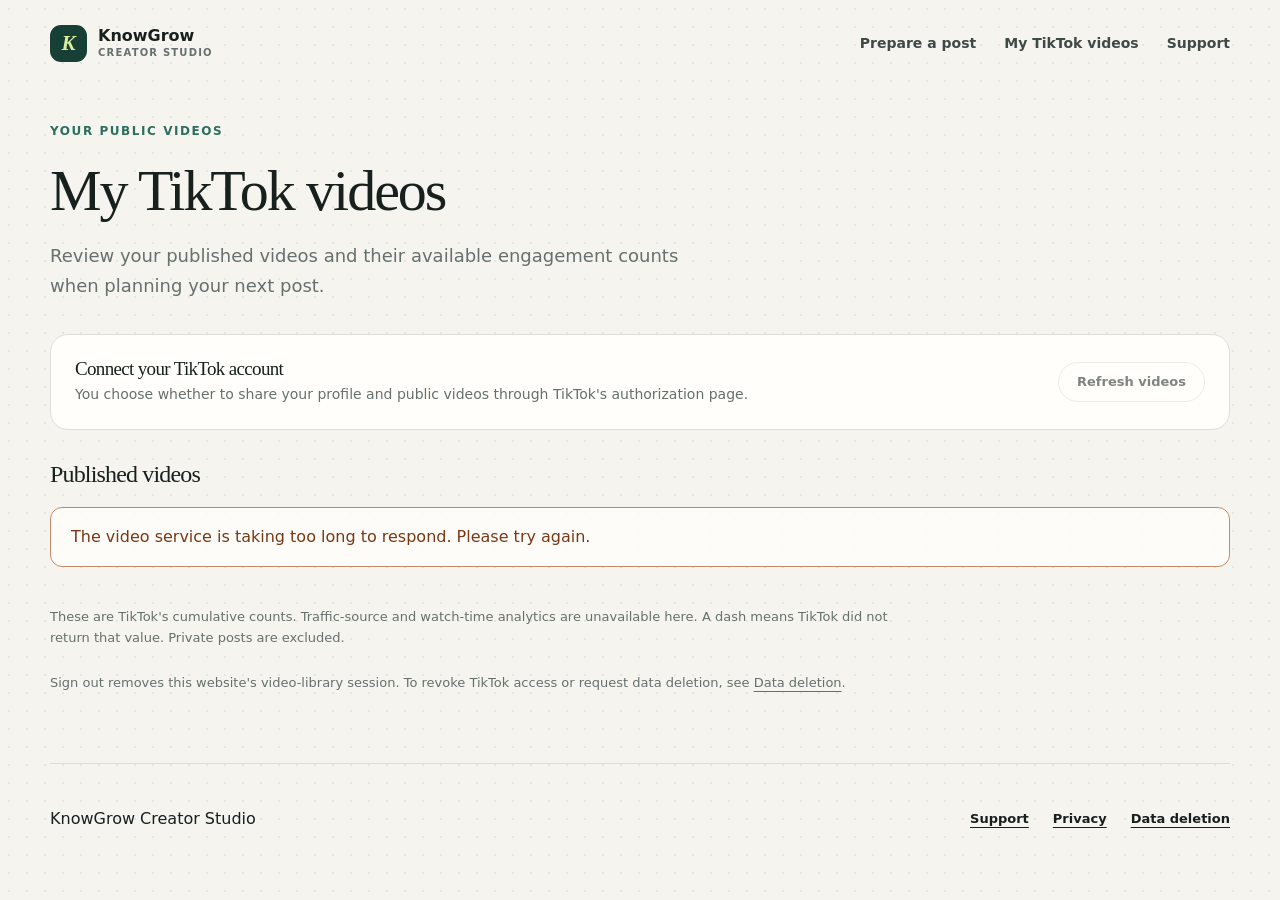
<file: videos/index.html>
<!doctype html>
<html lang="en">
<head>
  <meta charset="utf-8">
  <meta name="viewport" content="width=device-width, initial-scale=1">
  <meta name="api-base" content="https://tiktok-content-api.onrender.com">
  <meta name="description" content="View your authorized TikTok account's public videos and available engagement counts.">
  <meta name="referrer" content="no-referrer">
  <title>My TikTok videos · KnowGrow Creator Studio</title>
  <link rel="icon" href="../favicon.svg" type="image/svg+xml">
  <link rel="stylesheet" href="../styles.css">
  <link rel="stylesheet" href="./library.css">
  <script type="module" src="./library.mjs"></script>
</head>
<body>
  <header class="site-header">
    <a class="brand" href="../"><span class="brand-mark">K</span><span>KnowGrow <small>Creator Studio</small></span></a>
    <nav class="site-nav" aria-label="Studio navigation">
      <a href="../app/">Prepare a post</a><a href="./" aria-current="page">My TikTok videos</a><a href="../support/">Support</a>
    </nav>
  </header>
  <main class="library">
    <div class="library-heading">
      <p class="eyebrow">Your public videos</p>
      <h1>My TikTok videos</h1>
      <p class="lead">Review your published videos and their available engagement counts when planning your next post.</p>
    </div>
    <section class="connection-panel" aria-label="TikTok connection">
      <div class="identity">
        <img id="avatar" alt="" width="52" height="52" hidden>
        <div><h2 id="accountName">Connect your TikTok account</h2>
          <p id="accountHint">You choose whether to share your profile and public videos through TikTok's authorization page.</p></div>
      </div>
      <div class="connection-actions">
        <a id="connect" class="button button-small" hidden href="https://tiktok-content-api.onrender.com/tiktok/videos/oauth/start">Connect TikTok</a>
        <button id="refresh" class="button button-small button-secondary" disabled>Refresh videos</button>
        <button id="disconnect" class="quiet-button" hidden>Sign out of video library</button>
      </div>
    </section>
    <div class="results-heading">
      <h2>Published videos <span id="videoCount"></span></h2>
      <p id="updated"></p>
    </div>
    <p id="status" class="library-status" role="status" aria-live="polite">Checking your connection…</p>
    <section id="videos" class="video-grid" aria-label="Public TikTok videos" aria-busy="true"></section>
    <button id="more" class="button button-secondary load-more" hidden>Load more videos</button>
    <p class="data-note">These are TikTok's cumulative counts. Traffic-source and watch-time analytics are unavailable here. A dash means TikTok did not return that value. Private posts are excluded.</p>
    <p class="data-note">Sign out removes this website's video-library session. To revoke TikTok access or request data deletion, see <a href="../data-deletion/">Data deletion</a>.</p>
    <noscript><p>Enable JavaScript to connect your account and load your videos.</p></noscript>
  </main>
  <footer class="site-footer"><span>KnowGrow Creator Studio</span><div class="footer-links"><a href="../support/">Support</a><a href="../privacy/">Privacy</a><a href="../data-deletion/">Data deletion</a></div></footer>
</body>
</html>
</file>
<file: styles.css>
:root {
  color-scheme: light;
  --ink: #17201d;
  --muted: #66706c;
  --line: #dcded8;
  --paper: #f6f4ef;
  --white: #fffefa;
  --forest: #173f36;
  --mint: #b8e4cf;
  --lime: #d9ef9f;
  --orange: #f37a4a;
  --shadow: 0 30px 70px rgba(28, 48, 40, 0.12);
}

* { box-sizing: border-box; }
html { scroll-behavior: smooth; }
body {
  margin: 0;
  min-height: 100vh;
  background: var(--paper);
  color: var(--ink);
  font-family: Inter, ui-sans-serif, system-ui, -apple-system, BlinkMacSystemFont, "Segoe UI", sans-serif;
  line-height: 1.6;
}
body::before {
  position: fixed;
  inset: 0;
  z-index: -1;
  background-image: radial-gradient(rgba(23, 63, 54, 0.075) 0.8px, transparent 0.8px);
  background-size: 18px 18px;
  content: "";
  pointer-events: none;
}
a { color: inherit; text-underline-offset: 4px; }
button, input, textarea, select { font: inherit; }
button, .button { cursor: pointer; }

.site-header {
  display: flex;
  width: min(1180px, calc(100vw - 40px));
  min-height: 86px;
  align-items: center;
  justify-content: space-between;
  margin: 0 auto;
}
.brand { display: inline-flex; align-items: center; gap: 11px; font-weight: 800; line-height: 1.05; text-decoration: none; }
.brand small { display: block; margin-top: 3px; color: var(--muted); font-size: 10px; font-weight: 700; letter-spacing: .12em; text-transform: uppercase; }
.brand-mark { display: grid; width: 37px; height: 37px; place-items: center; border-radius: 11px; background: var(--forest); color: var(--lime); font-family: Georgia, serif; font-size: 21px; font-style: italic; }
.site-nav { display: flex; align-items: center; gap: 28px; }
.site-nav > a:not(.button) { color: #3f4945; font-size: 14px; font-weight: 650; text-decoration: none; }
.site-nav > a:hover { color: var(--forest); }

.button {
  display: inline-flex;
  min-height: 50px;
  align-items: center;
  justify-content: center;
  border: 1px solid var(--forest);
  border-radius: 999px;
  padding: 0 24px;
  background: var(--forest);
  color: #fff;
  font-weight: 800;
  text-decoration: none;
  transition: transform .18s ease, box-shadow .18s ease;
}
.button:hover { transform: translateY(-2px); box-shadow: 0 12px 25px rgba(23, 63, 54, .2); }
.button-small { min-height: 40px; padding: 0 18px; font-size: 13px; }
.button-secondary { border-color: var(--line); background: var(--white); color: var(--ink); }
.button-light { border-color: var(--lime); background: var(--lime); color: var(--forest); }
.button[disabled], button[disabled] { cursor: not-allowed; opacity: .48; transform: none; box-shadow: none; }
.text-link { color: var(--forest); font-weight: 800; text-decoration: none; }
.text-link span { display: inline-block; margin-left: 5px; transition: transform .18s ease; }
.text-link:hover span { transform: translateX(4px); }

.hero {
  display: grid;
  width: min(1180px, calc(100vw - 40px));
  grid-template-columns: minmax(0, .9fr) minmax(520px, 1.1fr);
  gap: 64px;
  align-items: center;
  margin: 58px auto 120px;
}
.eyebrow { margin: 0 0 18px; color: #2d6f5e; font-size: 12px; font-weight: 900; letter-spacing: .13em; text-transform: uppercase; }
h1, h2, h3, p { margin-top: 0; }
h1 { margin-bottom: 0; font-family: Georgia, "Times New Roman", serif; font-size: clamp(54px, 6vw, 82px); font-weight: 500; letter-spacing: -.045em; line-height: .98; }
h1 em { color: #2d6f5e; font-weight: 500; }
h2 { margin-bottom: 18px; font-family: Georgia, "Times New Roman", serif; font-size: clamp(38px, 4.6vw, 62px); font-weight: 500; letter-spacing: -.035em; line-height: 1.03; }
h3 { margin-bottom: 9px; font-size: 20px; line-height: 1.25; }
.lead { max-width: 650px; margin: 28px 0 0; color: var(--muted); font-size: 19px; line-height: 1.65; }
.hero-actions { display: flex; align-items: center; gap: 24px; margin-top: 34px; }
.trust-list { display: flex; flex-wrap: wrap; gap: 10px 24px; margin: 30px 0 0; padding: 0; color: var(--muted); font-size: 12px; font-weight: 700; list-style: none; }
.trust-list li::before { margin-right: 7px; color: #2d6f5e; content: "✓"; }

.product-preview { border: 1px solid #cfd5ce; border-radius: 26px; background: rgba(255, 254, 250, .92); box-shadow: var(--shadow); overflow: hidden; transform: rotate(1deg); }
.preview-header { display: flex; min-height: 66px; align-items: center; gap: 16px; border-bottom: 1px solid var(--line); padding: 0 22px; }
.preview-header strong { flex: 1; }
.preview-dots { display: flex; gap: 5px; }
.preview-dots i { width: 7px; height: 7px; border-radius: 50%; background: #c6cbc6; }
.ready-pill { border-radius: 999px; padding: 5px 10px; background: #e5f4e8; color: #256246; font-size: 11px; font-weight: 800; }
.preview-content { display: grid; grid-template-columns: .86fr 1.14fr; min-height: 480px; }
.video-card, .settings-card { padding: 28px; }
.video-card { position: relative; border-right: 1px solid var(--line); background: #eff0e9; }
.video-ratio { position: absolute; top: 38px; left: 38px; z-index: 1; border-radius: 999px; padding: 4px 9px; background: rgba(23,32,29,.78); color: white; font-size: 11px; font-weight: 800; }
.video-art { display: grid; width: 100%; aspect-ratio: 9 / 14; max-height: 360px; place-items: center; border-radius: 18px; background: radial-gradient(circle at 58% 32%, #f7c2a7 0 7%, transparent 8%), radial-gradient(circle at 43% 37%, #20362f 0 2%, transparent 3%), linear-gradient(145deg, #a5d8cb, #f4e1c6 50%, #f2ad65); }
.play-icon { display: grid; width: 48px; height: 48px; place-items: center; border-radius: 50%; background: rgba(255,255,255,.88); color: var(--forest); font-size: 14px; box-shadow: 0 8px 30px rgba(0,0,0,.16); }
.video-card strong, .video-card small { display: block; }
.video-card strong { margin-top: 15px; font-size: 13px; }
.video-card small { color: var(--muted); }
.settings-card { display: flex; flex-direction: column; }
.field-label { margin: 8px 0 7px; color: var(--muted); font-size: 11px; font-weight: 800; letter-spacing: .08em; text-transform: uppercase; }
.settings-card > p, .select-preview { min-height: 54px; margin: 0 0 15px; border: 1px solid var(--line); border-radius: 11px; padding: 13px; background: white; font-size: 13px; }
.select-preview { display: flex; align-items: center; justify-content: space-between; }
.setting-row { display: flex; justify-content: space-between; border-bottom: 1px solid var(--line); padding: 12px 2px; font-size: 13px; }
.setting-row b { color: #2d6f5e; }
.review-bar { display: flex; justify-content: space-between; margin-top: auto; border-radius: 12px; padding: 14px; background: var(--forest); color: white; font-size: 12px; }
.review-bar strong { color: var(--lime); }

.section { width: min(1180px, calc(100vw - 40px)); margin: 0 auto; padding: 110px 0; }
.section-heading { max-width: 780px; margin-bottom: 48px; }
.section-heading > p:last-child { max-width: 620px; color: var(--muted); font-size: 18px; }
.section-heading.compact { margin-bottom: 32px; }
.feature-grid { display: grid; grid-template-columns: repeat(4, 1fr); border-top: 1px solid var(--line); border-bottom: 1px solid var(--line); }
.feature-card { min-height: 300px; border-right: 1px solid var(--line); padding: 32px 26px; }
.feature-card:last-child { border: 0; }
.feature-number { display: inline-grid; width: 34px; height: 34px; place-items: center; margin-bottom: 80px; border: 1px solid #bfc6be; border-radius: 50%; color: #2d6f5e; font-size: 11px; font-weight: 900; }
.feature-card p { color: var(--muted); font-size: 14px; }

.process-section { display: grid; grid-template-columns: .9fr 1.1fr; gap: 80px; }
.process-list { margin: 0; padding: 0; list-style: none; }
.process-list li { display: grid; grid-template-columns: 48px 1fr; gap: 18px; border-top: 1px solid var(--line); padding: 24px 0; }
.process-list li:last-child { border-bottom: 1px solid var(--line); }
.process-list li > span { display: grid; width: 34px; height: 34px; place-items: center; border-radius: 10px; background: var(--mint); color: var(--forest); font-weight: 900; }
.process-list strong { font-size: 18px; }
.process-list p { margin: 4px 0 0; color: var(--muted); }

.safety-section { display: grid; grid-template-columns: .9fr 1.1fr; gap: 80px; border-radius: 28px; padding: 76px; background: var(--forest); color: white; }
.safety-section .eyebrow { color: var(--lime); }
.safety-grid { display: grid; grid-template-columns: 1fr 1fr; gap: 30px; }
.safety-grid p { color: #c9d7d2; }
.safety-grid strong { color: white; }
.cta-section { display: flex; width: min(1180px, calc(100vw - 40px)); align-items: center; justify-content: space-between; gap: 40px; margin: 120px auto; border-radius: 28px; padding: 62px; background: var(--orange); color: #241914; }
.cta-section h2 { margin-bottom: 9px; }
.cta-section p { max-width: 640px; margin-bottom: 0; }
.cta-section .eyebrow { color: #5c2a17; }

.site-footer { display: grid; width: min(1180px, calc(100vw - 40px)); grid-template-columns: 1fr auto; gap: 30px; align-items: center; margin: 0 auto; border-top: 1px solid var(--line); padding: 42px 0 54px; }
.footer-links { display: flex; flex-wrap: wrap; gap: 24px; font-size: 13px; font-weight: 700; }
.site-footer > p { grid-column: 1 / -1; margin: 0; color: var(--muted); font-size: 12px; }

/* Shared legal and support pages */
.page-shell { min-height: 100vh; }
.page { width: min(820px, calc(100vw - 40px)); margin: 0 auto; padding: 80px 0 120px; }
.page-wide { width: min(1120px, calc(100vw - 40px)); }
.page h1 { font-size: clamp(48px, 7vw, 76px); }
.page .lead { margin-bottom: 42px; }
.legal section, .support-card { margin-top: 40px; border-top: 1px solid var(--line); padding-top: 28px; }
.legal h2 { margin-bottom: 12px; font-family: inherit; font-size: 22px; font-weight: 800; letter-spacing: -.02em; }
.legal p, .support-card p, .support-card li { color: #505a56; }
.updated { margin-top: 18px; color: var(--muted); }
.back { margin-top: 56px; }
.back a { color: var(--forest); font-weight: 800; }
.support-grid { display: grid; grid-template-columns: repeat(2, 1fr); gap: 20px; }
.support-card { margin-top: 0; border: 1px solid var(--line); border-radius: 18px; padding: 26px; background: var(--white); }
.support-card h2 { margin-bottom: 8px; font-family: inherit; font-size: 21px; font-weight: 800; }

/* Creator workspace */
.studio-layout { display: grid; grid-template-columns: minmax(340px, .82fr) minmax(440px, 1.18fr); gap: 24px; align-items: start; }
.panel { border: 1px solid var(--line); border-radius: 22px; background: var(--white); box-shadow: 0 18px 45px rgba(28,48,40,.07); overflow: hidden; }
.panel-header { display: flex; align-items: center; justify-content: space-between; border-bottom: 1px solid var(--line); padding: 20px 24px; }
.panel-header h2 { margin: 0; font-family: inherit; font-size: 18px; font-weight: 850; letter-spacing: -.01em; }
.step-pill { border-radius: 999px; padding: 4px 9px; background: #edf0ea; color: var(--muted); font-size: 11px; font-weight: 800; }
.panel-body { padding: 24px; }
.drop-zone { display: grid; min-height: 250px; place-items: center; border: 1.5px dashed #aeb8b1; border-radius: 18px; padding: 30px; background: #f7f7f2; text-align: center; transition: border-color .18s, background .18s; }
.drop-zone.dragover { border-color: #2d6f5e; background: #edf7f1; }
.drop-zone input { position: absolute; width: 1px; height: 1px; opacity: 0; }
.upload-icon { display: grid; width: 52px; height: 52px; place-items: center; margin: 0 auto 15px; border-radius: 16px; background: var(--mint); color: var(--forest); font-size: 24px; font-weight: 400; }
.drop-zone strong { display: block; }
.drop-zone p { margin: 4px 0 16px; color: var(--muted); font-size: 13px; }
.file-summary { display: none; }
.file-summary.visible { display: block; }
.video-preview { width: 100%; max-height: 470px; border-radius: 16px; background: #111; }
.file-meta { display: grid; grid-template-columns: repeat(2, 1fr); gap: 10px; margin-top: 14px; }
.meta-item { border-radius: 12px; padding: 11px 13px; background: #f0f1ec; }
.meta-item span, .meta-item strong { display: block; }
.meta-item span { color: var(--muted); font-size: 10px; font-weight: 800; letter-spacing: .06em; text-transform: uppercase; }
.meta-item strong { margin-top: 2px; overflow: hidden; font-size: 12px; text-overflow: ellipsis; white-space: nowrap; }
.form-grid { display: grid; grid-template-columns: 1fr 1fr; gap: 16px; }
.field { display: block; }
.field-full { grid-column: 1 / -1; }
.field > span { display: block; margin-bottom: 7px; color: #3e4945; font-size: 12px; font-weight: 800; }
.field input, .field textarea, .field select { width: 100%; border: 1px solid #cfd4ce; border-radius: 12px; outline: none; padding: 12px 13px; background: white; color: var(--ink); }
.field textarea { min-height: 115px; resize: vertical; }
.field input:focus, .field textarea:focus, .field select:focus { border-color: #2d6f5e; box-shadow: 0 0 0 3px rgba(45,111,94,.12); }
.character-count { margin-top: 5px; color: var(--muted); font-size: 11px; text-align: right; }
.toggle-grid { display: grid; grid-template-columns: 1fr 1fr; gap: 10px; grid-column: 1 / -1; }
.toggle-card { display: flex; align-items: center; justify-content: space-between; border: 1px solid var(--line); border-radius: 12px; padding: 12px; background: white; font-size: 12px; font-weight: 750; }
.toggle-card input { width: 18px; height: 18px; accent-color: var(--forest); }
.action-stack { display: flex; flex-wrap: wrap; gap: 10px; margin-top: 20px; }
.status-box { margin-top: 18px; border-radius: 14px; padding: 15px; background: #edf0ea; color: #4a5651; font-size: 13px; }
.status-box.success { background: #e4f3e9; color: #24583f; }
.status-box.error { background: #fbe9e3; color: #7b331f; }
.status-box strong { display: block; margin-bottom: 3px; }
.checklist { margin: 18px 0 0; padding: 0; list-style: none; }
.checklist li { display: flex; gap: 9px; border-top: 1px solid var(--line); padding: 10px 0; color: var(--muted); font-size: 12px; }
.checklist li::before { color: #2d6f5e; content: "○"; }
.checklist li.done::before { content: "●"; }
.privacy-note { margin-top: 16px; color: var(--muted); font-size: 11px; }
.noscript { margin: 20px auto; border-radius: 12px; padding: 14px; background: #fbe9e3; color: #7b331f; }

@media (max-width: 960px) {
  .hero { grid-template-columns: 1fr; }
  .hero-copy { max-width: 760px; }
  .product-preview { max-width: 680px; transform: none; }
  .feature-grid { grid-template-columns: 1fr 1fr; }
  .feature-card:nth-child(2) { border-right: 0; }
  .feature-card:nth-child(-n+2) { border-bottom: 1px solid var(--line); }
  .process-section, .safety-section { grid-template-columns: 1fr; gap: 30px; }
  .studio-layout { grid-template-columns: 1fr; }
}

@media (max-width: 700px) {
  .site-header { min-height: 72px; }
  .site-nav > a:not(.button) { display: none; }
  .hero { gap: 44px; margin-top: 32px; margin-bottom: 64px; }
  h1 { font-size: clamp(45px, 14vw, 64px); }
  h2 { font-size: 38px; }
  .lead { font-size: 17px; }
  .hero-actions { align-items: flex-start; flex-direction: column; gap: 16px; }
  .preview-content { grid-template-columns: 1fr; }
  .video-card { border-right: 0; border-bottom: 1px solid var(--line); }
  .video-art { max-height: 330px; }
  .section { padding: 68px 0; }
  .feature-grid, .safety-grid, .support-grid, .form-grid, .toggle-grid { grid-template-columns: 1fr; }
  .feature-card { min-height: auto; border-right: 0; border-bottom: 1px solid var(--line); }
  .feature-card:last-child { border-bottom: 0; }
  .feature-number { margin-bottom: 36px; }
  .safety-section { width: 100%; border-radius: 0; padding: 60px 24px; }
  .cta-section { align-items: flex-start; flex-direction: column; margin: 70px auto; padding: 38px 28px; }
  .site-footer { grid-template-columns: 1fr; }
  .site-footer > p { grid-column: auto; }
  .footer-links { gap: 14px 20px; }
  .page { padding-top: 52px; }
  .field-full { grid-column: auto; }
  .toggle-grid { grid-column: auto; }
}

[hidden] { display: none !important; }
.account-panel { margin: 24px 0; }
.account-panel h2 { font-size: 22px; }
.disclosure-panel { margin: 20px 0; padding: 16px; background: #f0f1ec; border-radius: 12px; }
.disclosure-panel p, #draftNotice { font-size: 13px; }
.consent-row { display: flex; align-items: flex-start; gap: 12px; margin: 20px 0; font-size: 14px; }
.consent-row input { flex-shrink: 0; width: 20px; height: 20px; }
input:disabled, select:disabled { opacity: .5; cursor: not-allowed; }
.toggle-card:has(input:disabled) { color: #777; background: #eee; }
button:disabled { opacity: .5; cursor: not-allowed; }
</file>
<file: videos/library.css>
.library { width:min(1180px,calc(100% - 40px)); margin:36px auto 70px; }
.library-heading { max-width:820px; margin-bottom:34px; }
.library h1 { font-size:clamp(34px,5vw,58px); line-height:1.1; letter-spacing:-.035em; margin:12px 0; }
.library .lead { margin-top:18px; font-size:18px; }
.connection-panel { background:var(--white); border:1px solid var(--line); border-radius:18px; padding:24px; display:flex; flex-wrap:wrap; gap:22px; justify-content:space-between; align-items:center; }
.identity { display:flex; align-items:center; gap:14px; min-width:0; flex:1 1 360px; }
.identity img { border-radius:50%; object-fit:cover; flex-shrink:0; }
.identity h2 { font-size:19px; margin:0 0 4px; overflow-wrap:anywhere; }
.identity p { color:var(--muted); font-size:14px; margin:0; }
.connection-actions { display:flex; gap:12px; align-items:center; flex-wrap:wrap; }
.quiet-button { padding:10px 0; color:var(--forest); background:none; border:0; text-decoration:underline; font-size:13px; }
.library button:disabled { opacity:.55; cursor:wait; }
.library [hidden] { display:none !important; }
.results-heading { display:flex; flex-wrap:wrap; align-items:baseline; justify-content:space-between; gap:8px; margin:32px 0 12px; }
.results-heading h2 { margin:0; font-size:24px; }
.results-heading p,.results-heading span { color:var(--muted); font-size:13px; font-weight:400; }
.library-status { padding:16px 20px; border:1px solid var(--line); border-radius:12px; background:rgba(255,254,250,.8); }
.library-status.error { border-color:#c48a66; color:#793815; }
.video-grid { display:grid; grid-template-columns:repeat(3,minmax(0,1fr)); gap:22px; }
.published-video { border:1px solid var(--line); border-radius:16px; background:var(--white); overflow:hidden; min-width:0; }
.video-cover { width:100%; aspect-ratio:16/10; background:#e7ece6; object-fit:contain; display:block; }
.cover-placeholder { display:grid; place-items:center; font-size:14px; color:var(--muted); }
.video-info { padding:18px; }
.video-info h3 { margin:0 0 6px; font-size:17px; line-height:1.4; overflow-wrap:anywhere; }
.video-info time { color:var(--muted); font-size:12px; }
.metrics { display:grid; grid-template-columns:repeat(2,minmax(0,1fr)); gap:10px; margin:18px 0; }
.metrics div { background:#f1f4ee; border-radius:8px; padding:8px 10px; }
.metrics dt { font-size:11px; color:var(--muted); }
.metrics dd { margin:0; font-weight:700; font-variant-numeric:tabular-nums; overflow-wrap:anywhere; }
.video-actions { display:flex; gap:14px; align-items:center; justify-content:space-between; font-size:13px; }
.video-actions button { border:0; background:none; padding:6px 0; color:var(--forest); text-decoration:underline; }
.load-more { display:block; margin:28px auto; }
.data-note { color:var(--muted); font-size:13px; max-width:880px; margin:24px 0 0; }
@media(max-width:850px) { .video-grid { grid-template-columns:repeat(2,minmax(0,1fr)); } }
@media(max-width:560px) {
 .site-header { align-items:flex-start; gap:18px; flex-direction:column; padding:18px 0; }
 .site-nav { gap:16px; flex-wrap:wrap; }
 .library { margin-top:24px; }
 .connection-panel { padding:18px; }
 .video-grid { grid-template-columns:1fr; }
 .connection-actions { width:100%; }
 .connection-actions .button { flex:1; text-align:center; }
 .quiet-button { width:100%; text-align:left; }
}
</file>
